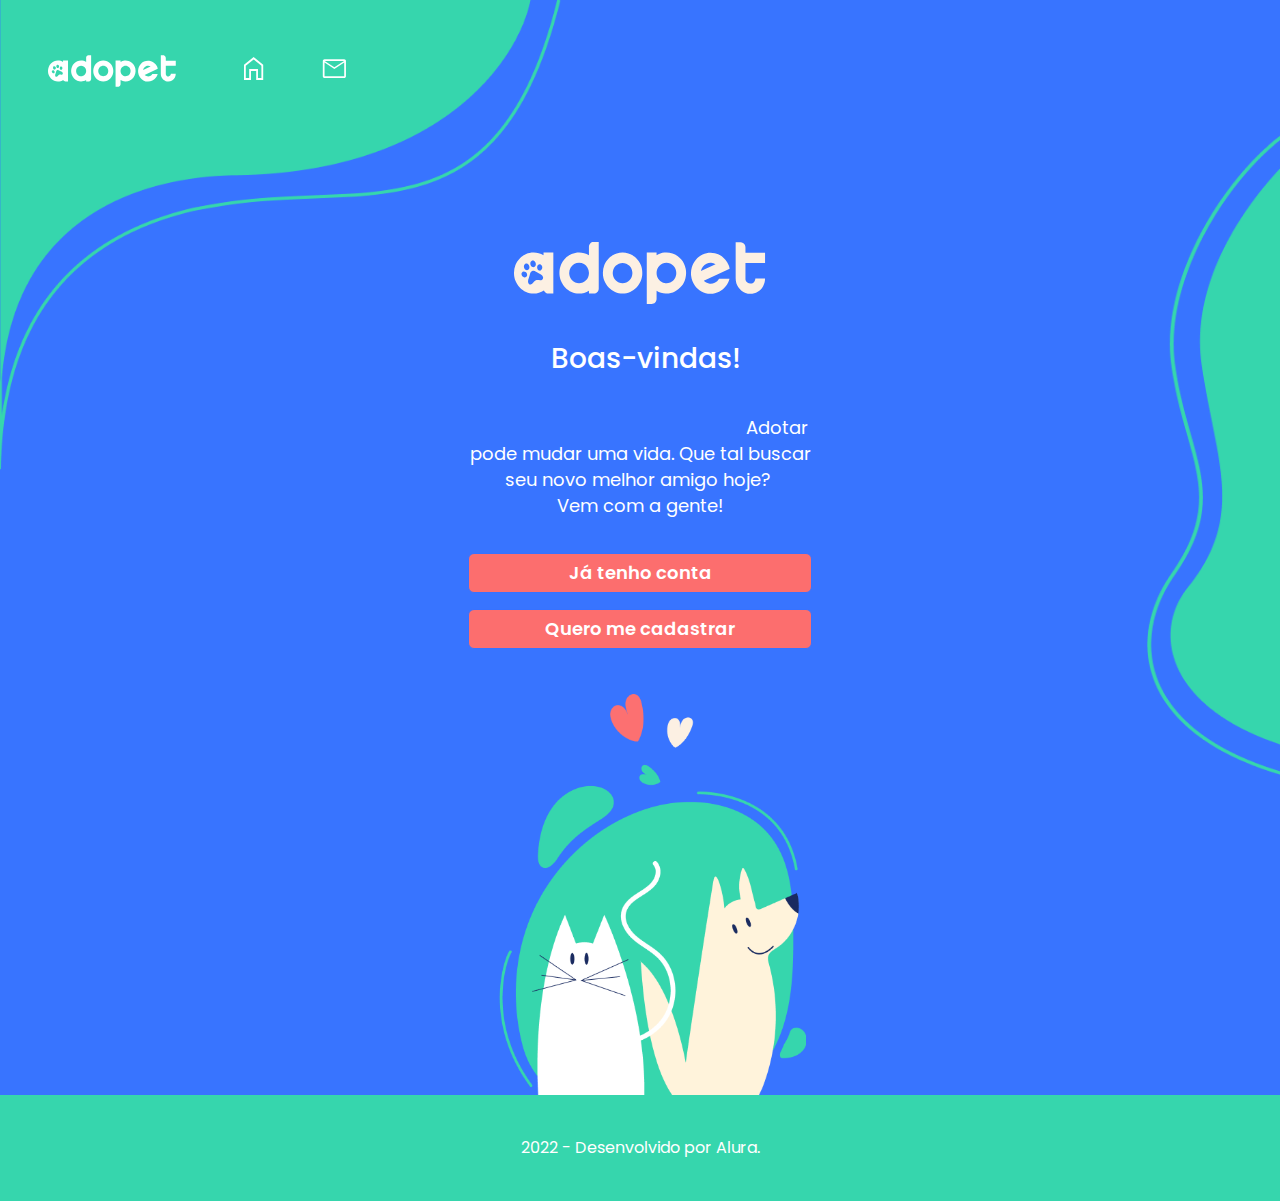
<file: index.html>
<!DOCTYPE html>
<html lang="pt_BR">
<head>
    <meta charset="UTF-8">
    <meta name="viewport" content="width=device-width, initial-scale=1.0">
    <title>Adopet</title>
    <link rel="stylesheet" href="./css/style.css">
    <link rel="preconnect" href="https://fonts.googleapis.com">
    <link rel="preconnect" href="https://fonts.gstatic.com" crossorigin>
    <link href="https://fonts.googleapis.com/css2?family=IBM+Plex+Sans:wght@500&display=swap" rel="stylesheet">
    <link rel="preconnect" href="https://fonts.googleapis.com">
    <link rel="preconnect" href="https://fonts.gstatic.com" crossorigin>
    <link href="https://fonts.googleapis.com/css2?family=Poppins&display=swap" rel="stylesheet">
</head>
<body>
    <nav id="navigation">
        <header>
            <div class="menu-itens">
                <svg class ="logo" width="598" height="142" viewBox="0 0 187 46" fill="none" xmlns="http://www.w3.org/2000/svg">
                    <path d="M59.0084 0H63.0041V34.4637C63.0088 34.9679 62.9163 35.4679 62.732 35.9339C62.5477 36.3999 62.2754 36.8222 61.9315 37.1757C61.6031 37.5424 61.2053 37.8337 60.7635 38.031C60.3216 38.2284 59.8453 38.3275 59.3648 38.3221H55.7221V36.1296C53.5086 37.5263 50.9742 38.2692 48.3888 38.2791C46.4659 38.3086 44.5578 37.9258 42.7819 37.1543C41.0061 36.3829 39.4004 35.2392 38.0638 33.7938C36.7021 32.3756 35.622 30.69 34.8857 28.8338C34.1494 26.9777 33.7714 24.9876 33.7734 22.9782C33.7743 20.973 34.1531 18.9875 34.8882 17.1354C35.6233 15.2832 36.7002 13.6007 38.0574 12.1837C39.4147 10.7668 41.0257 9.64333 42.7983 8.87748C44.571 8.11163 46.4707 7.71842 48.3888 7.7203C50.9666 7.72506 53.4971 8.44453 55.7221 9.80532V3.43921C55.7221 2.52769 56.0682 1.65346 56.6844 1.00859C57.3006 0.363712 58.1365 0.000949493 59.0084 0V0ZM55.7221 23.2075V22.7382C55.6978 21.4194 55.3357 20.1315 54.6735 19.0088C54.024 17.8952 53.115 16.972 52.0314 16.3255C50.9144 15.6707 49.6543 15.3289 48.3736 15.3333C47.0929 15.3377 45.835 15.6881 44.7221 16.3506C43.6152 17.0223 42.6951 17.9842 42.0526 19.1413C41.2374 20.5997 40.9078 22.2996 41.1156 23.9747C41.3233 25.6499 42.0566 27.2057 43.2006 28.3985C44.5572 29.8362 46.4045 30.6518 48.3362 30.6659C50.2679 30.68 52.1258 29.8915 53.5015 28.4738C54.1852 27.7921 54.7333 26.976 55.1144 26.0722C55.4954 25.1685 55.702 24.1949 55.7221 23.2075V23.2075Z" fill="#FCF0E3"/>
                    <path d="M70.3743 12.2059C73.1191 9.3386 76.8391 7.7256 80.7193 7.72023C84.5995 7.71486 88.3236 9.31755 91.0756 12.1772C92.4641 13.5719 93.5636 15.25 94.3058 17.1075C95.0479 18.9649 95.417 20.9621 95.39 22.9749C95.4194 24.9889 95.054 26.988 94.3161 28.8487C93.5782 30.7095 92.4835 32.3925 91.0996 33.794C89.7407 35.2158 88.1272 36.3436 86.3511 37.1131C84.5751 37.8826 82.6715 38.2786 80.749 38.2786C78.8265 38.2786 76.9228 37.8826 75.1468 37.1131C73.3708 36.3436 71.7572 35.2158 70.3983 33.794C69.0137 32.393 67.9187 30.7101 67.1807 28.8492C66.4428 26.9884 66.0777 24.9891 66.1079 22.9749C66.0718 20.9695 66.432 18.978 67.1662 17.1249C67.9003 15.2718 68.9925 13.5972 70.3743 12.2059V12.2059ZM75.5591 28.4239C76.236 29.1365 77.0414 29.7016 77.9288 30.0864C78.8161 30.4713 79.7676 30.6682 80.7283 30.6659C81.6889 30.6636 82.6396 30.462 83.5252 30.0728C84.4108 29.6837 85.2137 29.1147 85.8875 28.3988C86.5778 27.6937 87.1239 26.8494 87.4926 25.917C87.8614 24.9847 88.0451 23.9837 88.0326 22.9749C87.9913 20.9773 87.2032 19.0762 85.8372 17.6788C84.4713 16.2814 82.6361 15.4988 80.725 15.4988C78.8138 15.4988 76.9787 16.2814 75.6127 17.6788C74.2468 19.0762 73.4587 20.9773 73.4173 22.9749C73.4071 23.9881 73.5927 24.993 73.9631 25.9293C74.3335 26.8657 74.881 27.7142 75.5728 28.4239H75.5591Z" fill="#FCF0E3"/>
                    <path d="M127.653 19.8721C128.121 22.1743 128.061 24.5595 127.478 26.8329C126.949 29.0016 125.97 31.022 124.61 32.7512C123.25 34.4456 121.558 35.8151 119.648 36.7672C117.505 37.8574 115.136 38.3711 112.755 38.2617C110.373 38.1522 108.056 37.423 106.013 36.1403V42.1374C106.018 42.6417 105.926 43.142 105.742 43.6081C105.558 44.0741 105.285 44.4964 104.94 44.8493C104.605 45.221 104.198 45.5152 103.747 45.7133C103.297 45.9113 102.811 46.0087 102.322 45.9993H98.7207V7.6665H106.013V9.81601C107.767 8.6953 109.736 7.99289 111.78 7.75882C113.823 7.52475 115.891 7.76478 117.835 8.46182C120.305 9.27783 122.519 10.7725 124.247 12.7895C125.99 14.7736 127.169 17.2262 127.653 19.8721V19.8721ZM108.148 28.4235C109.177 29.4914 110.486 30.2168 111.91 30.5084C113.333 30.7999 114.807 30.6446 116.146 30.0619C117.485 29.4792 118.629 28.4953 119.434 27.2341C120.239 25.9729 120.669 24.4908 120.669 22.9746C120.669 20.9413 119.897 18.9912 118.521 17.5535C117.146 16.1157 115.281 15.308 113.336 15.308C111.391 15.308 109.526 16.1157 108.151 17.5535C106.775 18.9912 106.003 20.9413 106.003 22.9746C105.991 23.987 106.175 24.9914 106.544 25.9277C106.912 26.8641 107.458 27.7129 108.148 28.4235V28.4235Z" fill="#FCF0E3"/>
                    <path d="M179.433 27.0158H186.667C186.683 29.0363 186.184 31.0247 185.221 32.7765C184.275 34.5128 182.895 35.9469 181.228 36.925C179.56 37.9242 177.668 38.4457 175.746 38.4368C174.506 38.4417 173.275 38.2298 172.103 37.8099C169.967 37.0243 168.118 35.5629 166.812 33.6286C165.507 31.6943 164.809 29.3831 164.817 27.0158V0.147018H168.409C169.058 0.143695 169.697 0.324449 170.256 0.670064C170.813 1.01112 171.276 1.4959 171.603 2.07799C171.932 2.66411 172.104 3.33262 172.099 4.01254V7.92822H186.667V15.4766H172.099V27.7968C172.284 28.737 172.795 29.5723 173.535 30.1405C174.275 30.7087 175.19 30.9695 176.104 30.8722C177.017 30.775 177.863 30.3266 178.478 29.6141C179.094 28.9015 179.434 27.9756 179.433 27.0158Z" fill="#FCF0E3"/>
                    <path d="M21.9506 7.6665V9.81601C19.7257 8.45474 17.1951 7.73524 14.6172 7.73099C12.6975 7.69937 10.7918 8.07732 9.01653 8.84174C7.24128 9.60615 5.63377 10.741 4.29224 12.1769C2.90694 13.5728 1.81116 15.2517 1.07307 17.1093C0.334985 18.9669 -0.0296385 20.9634 0.00188251 22.9746C-0.0283849 24.9888 0.336726 26.9881 1.07466 28.8489C1.81259 30.7098 2.90767 32.3927 4.29224 33.7937C5.62858 35.2395 7.23428 36.3834 9.01015 37.1549C10.786 37.9263 12.6943 38.3089 14.6172 38.279C17.3163 38.278 19.9608 37.4835 22.2487 35.9862C22.5515 36.6476 23.0161 37.2136 23.5954 37.627C24.18 38.0568 24.8786 38.2848 25.5932 38.279H29.2531V7.6665H21.9506ZM17.2353 18.4391C17.4135 17.1458 18.4004 16.2896 19.4387 16.5619C20.477 16.8341 21.1727 18.0665 20.9945 19.3562C20.8163 20.6459 19.8294 21.5057 18.791 21.2335C17.7527 20.9612 17.0571 19.7288 17.2353 18.4391ZM13.0169 14.0792C13.949 13.42 15.2237 13.8571 15.8646 15.0536C16.5054 16.2502 16.2723 17.762 15.3403 18.4212C14.4082 19.0804 13.1368 18.6469 12.496 17.4467C11.8552 16.2466 12.0882 14.7599 13.0169 14.0792ZM8.2502 16.2287C9.18229 15.5695 10.4571 16.003 11.0979 17.2031C11.7387 18.4033 11.5057 19.9115 10.5736 20.5707C9.64148 21.2299 8.37013 20.7964 7.72932 19.5963C7.08851 18.3961 7.32153 16.9094 8.2502 16.243V16.2287ZM9.52839 25.425C8.99724 26.3923 7.73618 26.5714 6.71156 25.8262C5.68695 25.0811 5.28944 23.6767 5.82059 22.7274C6.35175 21.778 7.61281 21.581 8.63742 22.3261C9.66204 23.0713 10.063 24.472 9.52839 25.4393V25.425ZM20.9671 27.9327C19.6786 28.9645 17.787 27.7751 16.2244 28.4701C14.6412 29.1042 14.0655 31.3361 12.4549 31.526C10.8443 31.7159 9.61064 29.8852 11.0842 26.5535C12.0437 24.3108 11.7764 22.3906 13.548 21.5881C15.354 20.8716 16.4403 22.4587 18.6642 23.3794C21.93 24.7049 22.2555 26.9189 20.9671 27.9471V27.9327Z" fill="#FCF0E3"/>
                    <path d="M152.447 27.2449C151.703 28.5761 150.577 29.6289 149.229 30.2542C147.885 30.9 146.383 31.094 144.929 30.8095C143.509 30.5517 142.191 29.8684 141.135 28.8427L160.349 19.847L160.123 18.8081C160.098 18.615 160.053 18.4253 159.989 18.242C159.874 17.805 159.727 17.3775 159.551 16.9631C158.959 15.5523 158.149 14.2534 157.152 13.119C155.144 10.6457 152.404 8.94266 149.366 8.27908C146.306 7.54783 143.1 7.89418 140.248 9.26427C138.343 10.1466 136.642 11.4454 135.258 13.0732C133.874 14.7009 132.84 16.6198 132.225 18.7006C131.629 20.7515 131.447 22.9097 131.691 25.0381C131.98 27.5662 132.881 29.9754 134.309 32.0383C135.619 33.9904 137.351 35.5926 139.364 36.715C141.376 37.8375 143.614 38.4488 145.894 38.4994C148.175 38.55 150.435 38.0384 152.491 37.0062C154.548 35.974 156.343 34.45 157.731 32.5577C158.884 30.9717 159.732 29.1676 160.229 27.2449H152.447ZM140.412 18.3423C141.134 17.3735 142.077 16.6087 143.154 16.1176C144.226 15.6053 145.403 15.3764 146.58 15.4513C147.738 15.5265 148.864 15.8717 149.877 16.4615L138.952 21.5666C139.204 20.392 139.703 19.2907 140.412 18.3423V18.3423Z" fill="#FCF0E3"/>
                </svg>
                
                <a href="./index.html">
                    <svg width="20" height="23" viewBox="0 0 20 23" fill="none" xmlns="http://www.w3.org/2000/svg">
                            <path d="M0 23V7.66667L9.66 0L19.2 7.66667V23H12.18V13.8958H6.99V23H0ZM1.8 21.0833H5.19V11.9792H13.98V21.0833H17.4V8.625L9.66 2.39583L1.8 8.625V21.0833Z" fill="white"/>
                    </svg>   
                </a>
    
                <a href="./mensagem.html">
                        <svg width="24" height="20" viewBox="0 0 24 20" fill="none" xmlns="http://www.w3.org/2000/svg">
                        <path d="M2.54206 19.0073C2.07928 19.0073 1.67435 18.8304 1.32727 18.4767C0.980182 18.1231 0.806641 17.7104 0.806641 17.2388V1.91247C0.806641 1.44089 0.980182 1.02826 1.32727 0.674571C1.67435 0.320886 2.07928 0.144043 2.54206 0.144043H22.2101C22.6729 0.144043 23.0778 0.320886 23.4249 0.674571C23.772 1.02826 23.9455 1.44089 23.9455 1.91247V17.2388C23.9455 17.7104 23.772 18.1231 23.4249 18.4767C23.0778 18.8304 22.6729 19.0073 22.2101 19.0073H2.54206ZM12.3761 10.1062L2.54206 3.53353V17.2388H22.2101V3.53353L12.3761 10.1062ZM12.3761 8.33776L22.0944 1.91247H2.68668L12.3761 8.33776ZM2.54206 3.53353V1.91247V3.53353V17.2388V3.53353Z" fill="white"/>
                        </svg>
                </a>
            </div>
        </header>
    </nav>

    <section id="home">
        <div class="container">
            <header>
                <svg width="598" height="142" viewBox="0 0 187 46" fill="none" xmlns="http://www.w3.org/2000/svg">
                    <path d="M59.0084 0H63.0041V34.4637C63.0088 34.9679 62.9163 35.4679 62.732 35.9339C62.5477 36.3999 62.2754 36.8222 61.9315 37.1757C61.6031 37.5424 61.2053 37.8337 60.7635 38.031C60.3216 38.2284 59.8453 38.3275 59.3648 38.3221H55.7221V36.1296C53.5086 37.5263 50.9742 38.2692 48.3888 38.2791C46.4659 38.3086 44.5578 37.9258 42.7819 37.1543C41.0061 36.3829 39.4004 35.2392 38.0638 33.7938C36.7021 32.3756 35.622 30.69 34.8857 28.8338C34.1494 26.9777 33.7714 24.9876 33.7734 22.9782C33.7743 20.973 34.1531 18.9875 34.8882 17.1354C35.6233 15.2832 36.7002 13.6007 38.0574 12.1837C39.4147 10.7668 41.0257 9.64333 42.7983 8.87748C44.571 8.11163 46.4707 7.71842 48.3888 7.7203C50.9666 7.72506 53.4971 8.44453 55.7221 9.80532V3.43921C55.7221 2.52769 56.0682 1.65346 56.6844 1.00859C57.3006 0.363712 58.1365 0.000949493 59.0084 0V0ZM55.7221 23.2075V22.7382C55.6978 21.4194 55.3357 20.1315 54.6735 19.0088C54.024 17.8952 53.115 16.972 52.0314 16.3255C50.9144 15.6707 49.6543 15.3289 48.3736 15.3333C47.0929 15.3377 45.835 15.6881 44.7221 16.3506C43.6152 17.0223 42.6951 17.9842 42.0526 19.1413C41.2374 20.5997 40.9078 22.2996 41.1156 23.9747C41.3233 25.6499 42.0566 27.2057 43.2006 28.3985C44.5572 29.8362 46.4045 30.6518 48.3362 30.6659C50.2679 30.68 52.1258 29.8915 53.5015 28.4738C54.1852 27.7921 54.7333 26.976 55.1144 26.0722C55.4954 25.1685 55.702 24.1949 55.7221 23.2075V23.2075Z" fill="#FCF0E3"/>
                    <path d="M70.3743 12.2059C73.1191 9.3386 76.8391 7.7256 80.7193 7.72023C84.5995 7.71486 88.3236 9.31755 91.0756 12.1772C92.4641 13.5719 93.5636 15.25 94.3058 17.1075C95.0479 18.9649 95.417 20.9621 95.39 22.9749C95.4194 24.9889 95.054 26.988 94.3161 28.8487C93.5782 30.7095 92.4835 32.3925 91.0996 33.794C89.7407 35.2158 88.1272 36.3436 86.3511 37.1131C84.5751 37.8826 82.6715 38.2786 80.749 38.2786C78.8265 38.2786 76.9228 37.8826 75.1468 37.1131C73.3708 36.3436 71.7572 35.2158 70.3983 33.794C69.0137 32.393 67.9187 30.7101 67.1807 28.8492C66.4428 26.9884 66.0777 24.9891 66.1079 22.9749C66.0718 20.9695 66.432 18.978 67.1662 17.1249C67.9003 15.2718 68.9925 13.5972 70.3743 12.2059V12.2059ZM75.5591 28.4239C76.236 29.1365 77.0414 29.7016 77.9288 30.0864C78.8161 30.4713 79.7676 30.6682 80.7283 30.6659C81.6889 30.6636 82.6396 30.462 83.5252 30.0728C84.4108 29.6837 85.2137 29.1147 85.8875 28.3988C86.5778 27.6937 87.1239 26.8494 87.4926 25.917C87.8614 24.9847 88.0451 23.9837 88.0326 22.9749C87.9913 20.9773 87.2032 19.0762 85.8372 17.6788C84.4713 16.2814 82.6361 15.4988 80.725 15.4988C78.8138 15.4988 76.9787 16.2814 75.6127 17.6788C74.2468 19.0762 73.4587 20.9773 73.4173 22.9749C73.4071 23.9881 73.5927 24.993 73.9631 25.9293C74.3335 26.8657 74.881 27.7142 75.5728 28.4239H75.5591Z" fill="#FCF0E3"/>
                    <path d="M127.653 19.8721C128.121 22.1743 128.061 24.5595 127.478 26.8329C126.949 29.0016 125.97 31.022 124.61 32.7512C123.25 34.4456 121.558 35.8151 119.648 36.7672C117.505 37.8574 115.136 38.3711 112.755 38.2617C110.373 38.1522 108.056 37.423 106.013 36.1403V42.1374C106.018 42.6417 105.926 43.142 105.742 43.6081C105.558 44.0741 105.285 44.4964 104.94 44.8493C104.605 45.221 104.198 45.5152 103.747 45.7133C103.297 45.9113 102.811 46.0087 102.322 45.9993H98.7207V7.6665H106.013V9.81601C107.767 8.6953 109.736 7.99289 111.78 7.75882C113.823 7.52475 115.891 7.76478 117.835 8.46182C120.305 9.27783 122.519 10.7725 124.247 12.7895C125.99 14.7736 127.169 17.2262 127.653 19.8721V19.8721ZM108.148 28.4235C109.177 29.4914 110.486 30.2168 111.91 30.5084C113.333 30.7999 114.807 30.6446 116.146 30.0619C117.485 29.4792 118.629 28.4953 119.434 27.2341C120.239 25.9729 120.669 24.4908 120.669 22.9746C120.669 20.9413 119.897 18.9912 118.521 17.5535C117.146 16.1157 115.281 15.308 113.336 15.308C111.391 15.308 109.526 16.1157 108.151 17.5535C106.775 18.9912 106.003 20.9413 106.003 22.9746C105.991 23.987 106.175 24.9914 106.544 25.9277C106.912 26.8641 107.458 27.7129 108.148 28.4235V28.4235Z" fill="#FCF0E3"/>
                    <path d="M179.433 27.0158H186.667C186.683 29.0363 186.184 31.0247 185.221 32.7765C184.275 34.5128 182.895 35.9469 181.228 36.925C179.56 37.9242 177.668 38.4457 175.746 38.4368C174.506 38.4417 173.275 38.2298 172.103 37.8099C169.967 37.0243 168.118 35.5629 166.812 33.6286C165.507 31.6943 164.809 29.3831 164.817 27.0158V0.147018H168.409C169.058 0.143695 169.697 0.324449 170.256 0.670064C170.813 1.01112 171.276 1.4959 171.603 2.07799C171.932 2.66411 172.104 3.33262 172.099 4.01254V7.92822H186.667V15.4766H172.099V27.7968C172.284 28.737 172.795 29.5723 173.535 30.1405C174.275 30.7087 175.19 30.9695 176.104 30.8722C177.017 30.775 177.863 30.3266 178.478 29.6141C179.094 28.9015 179.434 27.9756 179.433 27.0158Z" fill="#FCF0E3"/>
                    <path d="M21.9506 7.6665V9.81601C19.7257 8.45474 17.1951 7.73524 14.6172 7.73099C12.6975 7.69937 10.7918 8.07732 9.01653 8.84174C7.24128 9.60615 5.63377 10.741 4.29224 12.1769C2.90694 13.5728 1.81116 15.2517 1.07307 17.1093C0.334985 18.9669 -0.0296385 20.9634 0.00188251 22.9746C-0.0283849 24.9888 0.336726 26.9881 1.07466 28.8489C1.81259 30.7098 2.90767 32.3927 4.29224 33.7937C5.62858 35.2395 7.23428 36.3834 9.01015 37.1549C10.786 37.9263 12.6943 38.3089 14.6172 38.279C17.3163 38.278 19.9608 37.4835 22.2487 35.9862C22.5515 36.6476 23.0161 37.2136 23.5954 37.627C24.18 38.0568 24.8786 38.2848 25.5932 38.279H29.2531V7.6665H21.9506ZM17.2353 18.4391C17.4135 17.1458 18.4004 16.2896 19.4387 16.5619C20.477 16.8341 21.1727 18.0665 20.9945 19.3562C20.8163 20.6459 19.8294 21.5057 18.791 21.2335C17.7527 20.9612 17.0571 19.7288 17.2353 18.4391ZM13.0169 14.0792C13.949 13.42 15.2237 13.8571 15.8646 15.0536C16.5054 16.2502 16.2723 17.762 15.3403 18.4212C14.4082 19.0804 13.1368 18.6469 12.496 17.4467C11.8552 16.2466 12.0882 14.7599 13.0169 14.0792ZM8.2502 16.2287C9.18229 15.5695 10.4571 16.003 11.0979 17.2031C11.7387 18.4033 11.5057 19.9115 10.5736 20.5707C9.64148 21.2299 8.37013 20.7964 7.72932 19.5963C7.08851 18.3961 7.32153 16.9094 8.2502 16.243V16.2287ZM9.52839 25.425C8.99724 26.3923 7.73618 26.5714 6.71156 25.8262C5.68695 25.0811 5.28944 23.6767 5.82059 22.7274C6.35175 21.778 7.61281 21.581 8.63742 22.3261C9.66204 23.0713 10.063 24.472 9.52839 25.4393V25.425ZM20.9671 27.9327C19.6786 28.9645 17.787 27.7751 16.2244 28.4701C14.6412 29.1042 14.0655 31.3361 12.4549 31.526C10.8443 31.7159 9.61064 29.8852 11.0842 26.5535C12.0437 24.3108 11.7764 22.3906 13.548 21.5881C15.354 20.8716 16.4403 22.4587 18.6642 23.3794C21.93 24.7049 22.2555 26.9189 20.9671 27.9471V27.9327Z" fill="#FCF0E3"/>
                    <path d="M152.447 27.2449C151.703 28.5761 150.577 29.6289 149.229 30.2542C147.885 30.9 146.383 31.094 144.929 30.8095C143.509 30.5517 142.191 29.8684 141.135 28.8427L160.349 19.847L160.123 18.8081C160.098 18.615 160.053 18.4253 159.989 18.242C159.874 17.805 159.727 17.3775 159.551 16.9631C158.959 15.5523 158.149 14.2534 157.152 13.119C155.144 10.6457 152.404 8.94266 149.366 8.27908C146.306 7.54783 143.1 7.89418 140.248 9.26427C138.343 10.1466 136.642 11.4454 135.258 13.0732C133.874 14.7009 132.84 16.6198 132.225 18.7006C131.629 20.7515 131.447 22.9097 131.691 25.0381C131.98 27.5662 132.881 29.9754 134.309 32.0383C135.619 33.9904 137.351 35.5926 139.364 36.715C141.376 37.8375 143.614 38.4488 145.894 38.4994C148.175 38.55 150.435 38.0384 152.491 37.0062C154.548 35.974 156.343 34.45 157.731 32.5577C158.884 30.9717 159.732 29.1676 160.229 27.2449H152.447ZM140.412 18.3423C141.134 17.3735 142.077 16.6087 143.154 16.1176C144.226 15.6053 145.403 15.3764 146.58 15.4513C147.738 15.5265 148.864 15.8717 149.877 16.4615L138.952 21.5666C139.204 20.392 139.703 19.2907 140.412 18.3423V18.3423Z" fill="#FCF0E3"/>
                </svg>
                <h1>
                    Boas-vindas!
                </h1>
            </header>
            <div class="content">
                <p>
                    Que tal mudar sua vida adotando seu novo melhor amigo? Vem com a gente!
                </p>
                <a href="./login.html" class="button">
                    Já tenho conta
                </a>
    
                <a href="./cadastro.html" class="button">
                    Quero me cadastrar
                </a>

                <img src="./assets/Ilustração1.png" alt="">
            </div>
        </div>
    </section>

    <footer>
        <div class="container">
            <div class="content">
                <p>2022 - Desenvolvido por Alura.</p>
            </div>
        </div>
    </footer>
</body>
</html>
</file>
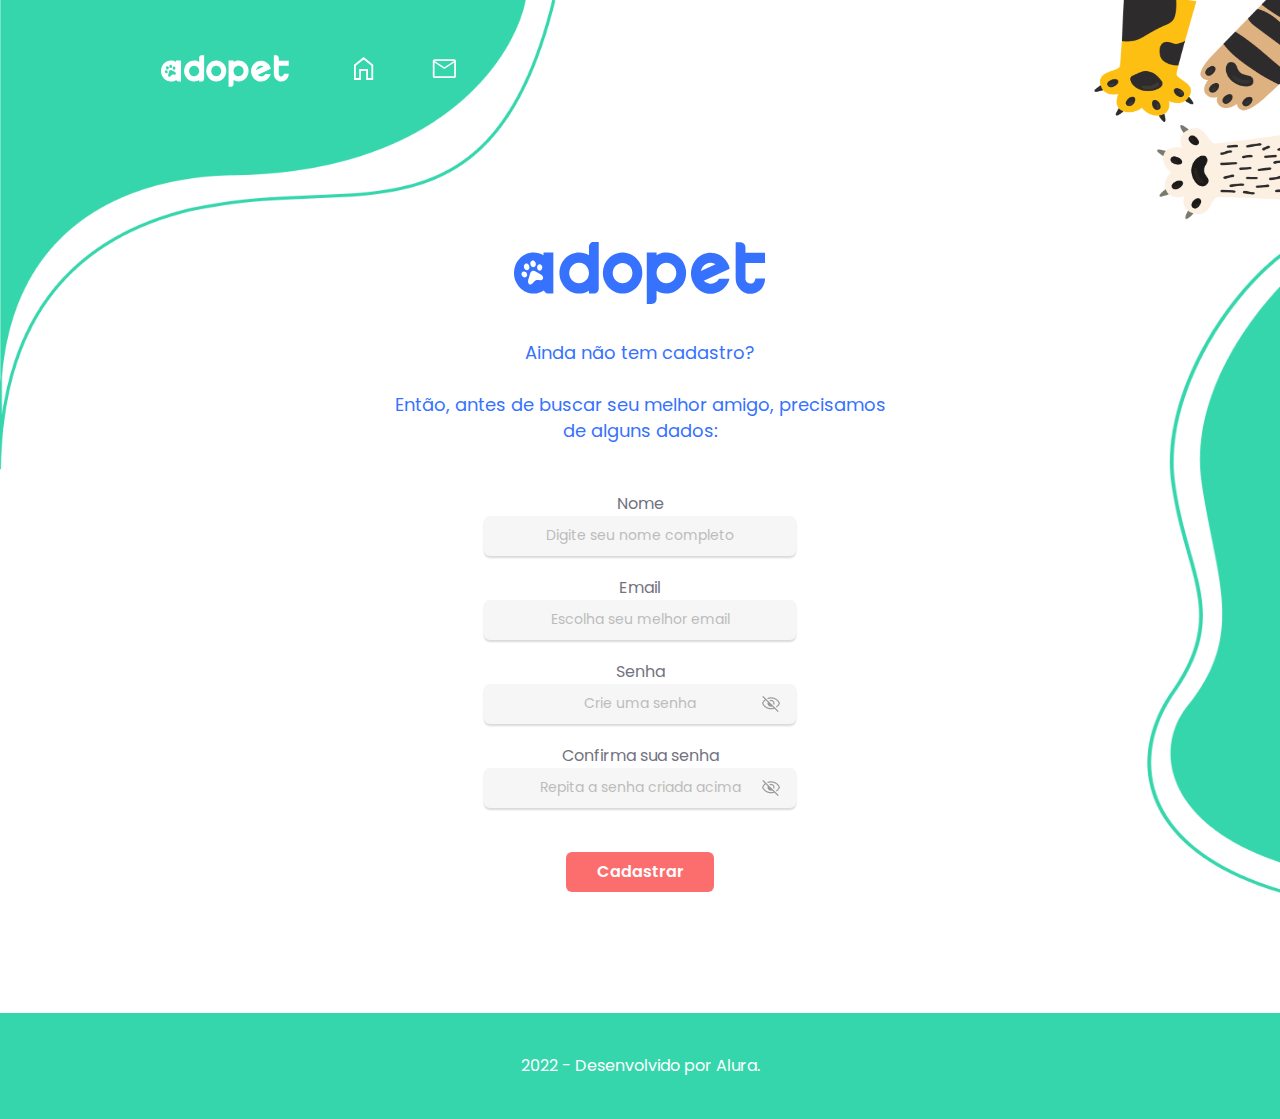
<file: cadastro.html>
<!DOCTYPE html>
<html lang="pt_BR">
<head>
    <meta charset="UTF-8">
    <meta name="viewport" content="width=device-width, initial-scale=1.0">
    <title>Adopet</title>
    <link rel="stylesheet" href="./css/cadastro.css">
    <link rel="preconnect" href="https://fonts.googleapis.com">
    <link rel="preconnect" href="https://fonts.gstatic.com" crossorigin>
    <link href="https://fonts.googleapis.com/css2?family=IBM+Plex+Sans:wght@500&display=swap" rel="stylesheet">
    <link rel="preconnect" href="https://fonts.googleapis.com">
    <link rel="preconnect" href="https://fonts.gstatic.com" crossorigin>
    <link href="https://fonts.googleapis.com/css2?family=Poppins&display=swap" rel="stylesheet">
</head>
<body>
    <nav id="navigation">
        <header>
            <div class="menu-itens">
                <svg class ="logo" width="598" height="142" viewBox="0 0 187 46" fill="none" xmlns="http://www.w3.org/2000/svg">
                    <path d="M59.0084 0H63.0041V34.4637C63.0088 34.9679 62.9163 35.4679 62.732 35.9339C62.5477 36.3999 62.2754 36.8222 61.9315 37.1757C61.6031 37.5424 61.2053 37.8337 60.7635 38.031C60.3216 38.2284 59.8453 38.3275 59.3648 38.3221H55.7221V36.1296C53.5086 37.5263 50.9742 38.2692 48.3888 38.2791C46.4659 38.3086 44.5578 37.9258 42.7819 37.1543C41.0061 36.3829 39.4004 35.2392 38.0638 33.7938C36.7021 32.3756 35.622 30.69 34.8857 28.8338C34.1494 26.9777 33.7714 24.9876 33.7734 22.9782C33.7743 20.973 34.1531 18.9875 34.8882 17.1354C35.6233 15.2832 36.7002 13.6007 38.0574 12.1837C39.4147 10.7668 41.0257 9.64333 42.7983 8.87748C44.571 8.11163 46.4707 7.71842 48.3888 7.7203C50.9666 7.72506 53.4971 8.44453 55.7221 9.80532V3.43921C55.7221 2.52769 56.0682 1.65346 56.6844 1.00859C57.3006 0.363712 58.1365 0.000949493 59.0084 0V0ZM55.7221 23.2075V22.7382C55.6978 21.4194 55.3357 20.1315 54.6735 19.0088C54.024 17.8952 53.115 16.972 52.0314 16.3255C50.9144 15.6707 49.6543 15.3289 48.3736 15.3333C47.0929 15.3377 45.835 15.6881 44.7221 16.3506C43.6152 17.0223 42.6951 17.9842 42.0526 19.1413C41.2374 20.5997 40.9078 22.2996 41.1156 23.9747C41.3233 25.6499 42.0566 27.2057 43.2006 28.3985C44.5572 29.8362 46.4045 30.6518 48.3362 30.6659C50.2679 30.68 52.1258 29.8915 53.5015 28.4738C54.1852 27.7921 54.7333 26.976 55.1144 26.0722C55.4954 25.1685 55.702 24.1949 55.7221 23.2075V23.2075Z" fill="#FCF0E3"/>
                    <path d="M70.3743 12.2059C73.1191 9.3386 76.8391 7.7256 80.7193 7.72023C84.5995 7.71486 88.3236 9.31755 91.0756 12.1772C92.4641 13.5719 93.5636 15.25 94.3058 17.1075C95.0479 18.9649 95.417 20.9621 95.39 22.9749C95.4194 24.9889 95.054 26.988 94.3161 28.8487C93.5782 30.7095 92.4835 32.3925 91.0996 33.794C89.7407 35.2158 88.1272 36.3436 86.3511 37.1131C84.5751 37.8826 82.6715 38.2786 80.749 38.2786C78.8265 38.2786 76.9228 37.8826 75.1468 37.1131C73.3708 36.3436 71.7572 35.2158 70.3983 33.794C69.0137 32.393 67.9187 30.7101 67.1807 28.8492C66.4428 26.9884 66.0777 24.9891 66.1079 22.9749C66.0718 20.9695 66.432 18.978 67.1662 17.1249C67.9003 15.2718 68.9925 13.5972 70.3743 12.2059V12.2059ZM75.5591 28.4239C76.236 29.1365 77.0414 29.7016 77.9288 30.0864C78.8161 30.4713 79.7676 30.6682 80.7283 30.6659C81.6889 30.6636 82.6396 30.462 83.5252 30.0728C84.4108 29.6837 85.2137 29.1147 85.8875 28.3988C86.5778 27.6937 87.1239 26.8494 87.4926 25.917C87.8614 24.9847 88.0451 23.9837 88.0326 22.9749C87.9913 20.9773 87.2032 19.0762 85.8372 17.6788C84.4713 16.2814 82.6361 15.4988 80.725 15.4988C78.8138 15.4988 76.9787 16.2814 75.6127 17.6788C74.2468 19.0762 73.4587 20.9773 73.4173 22.9749C73.4071 23.9881 73.5927 24.993 73.9631 25.9293C74.3335 26.8657 74.881 27.7142 75.5728 28.4239H75.5591Z" fill="#FCF0E3"/>
                    <path d="M127.653 19.8721C128.121 22.1743 128.061 24.5595 127.478 26.8329C126.949 29.0016 125.97 31.022 124.61 32.7512C123.25 34.4456 121.558 35.8151 119.648 36.7672C117.505 37.8574 115.136 38.3711 112.755 38.2617C110.373 38.1522 108.056 37.423 106.013 36.1403V42.1374C106.018 42.6417 105.926 43.142 105.742 43.6081C105.558 44.0741 105.285 44.4964 104.94 44.8493C104.605 45.221 104.198 45.5152 103.747 45.7133C103.297 45.9113 102.811 46.0087 102.322 45.9993H98.7207V7.6665H106.013V9.81601C107.767 8.6953 109.736 7.99289 111.78 7.75882C113.823 7.52475 115.891 7.76478 117.835 8.46182C120.305 9.27783 122.519 10.7725 124.247 12.7895C125.99 14.7736 127.169 17.2262 127.653 19.8721V19.8721ZM108.148 28.4235C109.177 29.4914 110.486 30.2168 111.91 30.5084C113.333 30.7999 114.807 30.6446 116.146 30.0619C117.485 29.4792 118.629 28.4953 119.434 27.2341C120.239 25.9729 120.669 24.4908 120.669 22.9746C120.669 20.9413 119.897 18.9912 118.521 17.5535C117.146 16.1157 115.281 15.308 113.336 15.308C111.391 15.308 109.526 16.1157 108.151 17.5535C106.775 18.9912 106.003 20.9413 106.003 22.9746C105.991 23.987 106.175 24.9914 106.544 25.9277C106.912 26.8641 107.458 27.7129 108.148 28.4235V28.4235Z" fill="#FCF0E3"/>
                    <path d="M179.433 27.0158H186.667C186.683 29.0363 186.184 31.0247 185.221 32.7765C184.275 34.5128 182.895 35.9469 181.228 36.925C179.56 37.9242 177.668 38.4457 175.746 38.4368C174.506 38.4417 173.275 38.2298 172.103 37.8099C169.967 37.0243 168.118 35.5629 166.812 33.6286C165.507 31.6943 164.809 29.3831 164.817 27.0158V0.147018H168.409C169.058 0.143695 169.697 0.324449 170.256 0.670064C170.813 1.01112 171.276 1.4959 171.603 2.07799C171.932 2.66411 172.104 3.33262 172.099 4.01254V7.92822H186.667V15.4766H172.099V27.7968C172.284 28.737 172.795 29.5723 173.535 30.1405C174.275 30.7087 175.19 30.9695 176.104 30.8722C177.017 30.775 177.863 30.3266 178.478 29.6141C179.094 28.9015 179.434 27.9756 179.433 27.0158Z" fill="#FCF0E3"/>
                    <path d="M21.9506 7.6665V9.81601C19.7257 8.45474 17.1951 7.73524 14.6172 7.73099C12.6975 7.69937 10.7918 8.07732 9.01653 8.84174C7.24128 9.60615 5.63377 10.741 4.29224 12.1769C2.90694 13.5728 1.81116 15.2517 1.07307 17.1093C0.334985 18.9669 -0.0296385 20.9634 0.00188251 22.9746C-0.0283849 24.9888 0.336726 26.9881 1.07466 28.8489C1.81259 30.7098 2.90767 32.3927 4.29224 33.7937C5.62858 35.2395 7.23428 36.3834 9.01015 37.1549C10.786 37.9263 12.6943 38.3089 14.6172 38.279C17.3163 38.278 19.9608 37.4835 22.2487 35.9862C22.5515 36.6476 23.0161 37.2136 23.5954 37.627C24.18 38.0568 24.8786 38.2848 25.5932 38.279H29.2531V7.6665H21.9506ZM17.2353 18.4391C17.4135 17.1458 18.4004 16.2896 19.4387 16.5619C20.477 16.8341 21.1727 18.0665 20.9945 19.3562C20.8163 20.6459 19.8294 21.5057 18.791 21.2335C17.7527 20.9612 17.0571 19.7288 17.2353 18.4391ZM13.0169 14.0792C13.949 13.42 15.2237 13.8571 15.8646 15.0536C16.5054 16.2502 16.2723 17.762 15.3403 18.4212C14.4082 19.0804 13.1368 18.6469 12.496 17.4467C11.8552 16.2466 12.0882 14.7599 13.0169 14.0792ZM8.2502 16.2287C9.18229 15.5695 10.4571 16.003 11.0979 17.2031C11.7387 18.4033 11.5057 19.9115 10.5736 20.5707C9.64148 21.2299 8.37013 20.7964 7.72932 19.5963C7.08851 18.3961 7.32153 16.9094 8.2502 16.243V16.2287ZM9.52839 25.425C8.99724 26.3923 7.73618 26.5714 6.71156 25.8262C5.68695 25.0811 5.28944 23.6767 5.82059 22.7274C6.35175 21.778 7.61281 21.581 8.63742 22.3261C9.66204 23.0713 10.063 24.472 9.52839 25.4393V25.425ZM20.9671 27.9327C19.6786 28.9645 17.787 27.7751 16.2244 28.4701C14.6412 29.1042 14.0655 31.3361 12.4549 31.526C10.8443 31.7159 9.61064 29.8852 11.0842 26.5535C12.0437 24.3108 11.7764 22.3906 13.548 21.5881C15.354 20.8716 16.4403 22.4587 18.6642 23.3794C21.93 24.7049 22.2555 26.9189 20.9671 27.9471V27.9327Z" fill="#FCF0E3"/>
                    <path d="M152.447 27.2449C151.703 28.5761 150.577 29.6289 149.229 30.2542C147.885 30.9 146.383 31.094 144.929 30.8095C143.509 30.5517 142.191 29.8684 141.135 28.8427L160.349 19.847L160.123 18.8081C160.098 18.615 160.053 18.4253 159.989 18.242C159.874 17.805 159.727 17.3775 159.551 16.9631C158.959 15.5523 158.149 14.2534 157.152 13.119C155.144 10.6457 152.404 8.94266 149.366 8.27908C146.306 7.54783 143.1 7.89418 140.248 9.26427C138.343 10.1466 136.642 11.4454 135.258 13.0732C133.874 14.7009 132.84 16.6198 132.225 18.7006C131.629 20.7515 131.447 22.9097 131.691 25.0381C131.98 27.5662 132.881 29.9754 134.309 32.0383C135.619 33.9904 137.351 35.5926 139.364 36.715C141.376 37.8375 143.614 38.4488 145.894 38.4994C148.175 38.55 150.435 38.0384 152.491 37.0062C154.548 35.974 156.343 34.45 157.731 32.5577C158.884 30.9717 159.732 29.1676 160.229 27.2449H152.447ZM140.412 18.3423C141.134 17.3735 142.077 16.6087 143.154 16.1176C144.226 15.6053 145.403 15.3764 146.58 15.4513C147.738 15.5265 148.864 15.8717 149.877 16.4615L138.952 21.5666C139.204 20.392 139.703 19.2907 140.412 18.3423V18.3423Z" fill="#FCF0E3"/>
                </svg>
                
                <a href="./index.html">
                    <svg width="20" height="23" viewBox="0 0 20 23" fill="none" xmlns="http://www.w3.org/2000/svg">
                            <path d="M0 23V7.66667L9.66 0L19.2 7.66667V23H12.18V13.8958H6.99V23H0ZM1.8 21.0833H5.19V11.9792H13.98V21.0833H17.4V8.625L9.66 2.39583L1.8 8.625V21.0833Z" fill="white"/>
                    </svg>   
                </a>
    
                <a href="./mensagem.html">
                        <svg width="24" height="20" viewBox="0 0 24 20" fill="none" xmlns="http://www.w3.org/2000/svg">
                        <path d="M2.54206 19.0073C2.07928 19.0073 1.67435 18.8304 1.32727 18.4767C0.980182 18.1231 0.806641 17.7104 0.806641 17.2388V1.91247C0.806641 1.44089 0.980182 1.02826 1.32727 0.674571C1.67435 0.320886 2.07928 0.144043 2.54206 0.144043H22.2101C22.6729 0.144043 23.0778 0.320886 23.4249 0.674571C23.772 1.02826 23.9455 1.44089 23.9455 1.91247V17.2388C23.9455 17.7104 23.772 18.1231 23.4249 18.4767C23.0778 18.8304 22.6729 19.0073 22.2101 19.0073H2.54206ZM12.3761 10.1062L2.54206 3.53353V17.2388H22.2101V3.53353L12.3761 10.1062ZM12.3761 8.33776L22.0944 1.91247H2.68668L12.3761 8.33776ZM2.54206 3.53353V1.91247V3.53353V17.2388V3.53353Z" fill="white"/>
                        </svg>
                </a>
            </div>
        </header>
    </nav>

    <section id="home">
        <div class="container">
            <header>
                <svg width="142" height="46" viewBox="0 0 187 46" fill="none" xmlns="http://www.w3.org/2000/svg">
                    <path d="M59.0084 0H63.0041V34.4637C63.0088 34.9679 62.9163 35.4679 62.732 35.9339C62.5477 36.3999 62.2754 36.8222 61.9315 37.1757C61.6031 37.5424 61.2053 37.8337 60.7635 38.031C60.3216 38.2284 59.8453 38.3275 59.3648 38.3221H55.7221V36.1296C53.5086 37.5263 50.9742 38.2692 48.3888 38.2791C46.4659 38.3086 44.5578 37.9258 42.7819 37.1543C41.0061 36.3829 39.4004 35.2392 38.0638 33.7938C36.7021 32.3756 35.622 30.69 34.8857 28.8338C34.1494 26.9777 33.7714 24.9876 33.7734 22.9782C33.7743 20.973 34.1531 18.9875 34.8882 17.1354C35.6233 15.2832 36.7002 13.6007 38.0574 12.1837C39.4147 10.7668 41.0257 9.64333 42.7983 8.87748C44.571 8.11163 46.4707 7.71842 48.3888 7.7203C50.9666 7.72506 53.4971 8.44453 55.7221 9.80532V3.43921C55.7221 2.52769 56.0682 1.65346 56.6844 1.00859C57.3006 0.363712 58.1365 0.000949493 59.0084 0V0ZM55.7221 23.2075V22.7382C55.6978 21.4194 55.3357 20.1315 54.6735 19.0088C54.024 17.8952 53.115 16.972 52.0314 16.3255C50.9144 15.6707 49.6543 15.3289 48.3736 15.3333C47.0929 15.3377 45.835 15.6881 44.7221 16.3506C43.6152 17.0223 42.6951 17.9842 42.0526 19.1413C41.2374 20.5997 40.9078 22.2996 41.1156 23.9747C41.3233 25.6499 42.0566 27.2057 43.2006 28.3985C44.5572 29.8362 46.4045 30.6518 48.3362 30.6659C50.2679 30.68 52.1258 29.8915 53.5015 28.4738C54.1852 27.7921 54.7333 26.976 55.1144 26.0722C55.4954 25.1685 55.702 24.1949 55.7221 23.2075V23.2075Z" fill="#FCF0E3"/>
                    <path d="M70.3743 12.2059C73.1191 9.3386 76.8391 7.7256 80.7193 7.72023C84.5995 7.71486 88.3236 9.31755 91.0756 12.1772C92.4641 13.5719 93.5636 15.25 94.3058 17.1075C95.0479 18.9649 95.417 20.9621 95.39 22.9749C95.4194 24.9889 95.054 26.988 94.3161 28.8487C93.5782 30.7095 92.4835 32.3925 91.0996 33.794C89.7407 35.2158 88.1272 36.3436 86.3511 37.1131C84.5751 37.8826 82.6715 38.2786 80.749 38.2786C78.8265 38.2786 76.9228 37.8826 75.1468 37.1131C73.3708 36.3436 71.7572 35.2158 70.3983 33.794C69.0137 32.393 67.9187 30.7101 67.1807 28.8492C66.4428 26.9884 66.0777 24.9891 66.1079 22.9749C66.0718 20.9695 66.432 18.978 67.1662 17.1249C67.9003 15.2718 68.9925 13.5972 70.3743 12.2059V12.2059ZM75.5591 28.4239C76.236 29.1365 77.0414 29.7016 77.9288 30.0864C78.8161 30.4713 79.7676 30.6682 80.7283 30.6659C81.6889 30.6636 82.6396 30.462 83.5252 30.0728C84.4108 29.6837 85.2137 29.1147 85.8875 28.3988C86.5778 27.6937 87.1239 26.8494 87.4926 25.917C87.8614 24.9847 88.0451 23.9837 88.0326 22.9749C87.9913 20.9773 87.2032 19.0762 85.8372 17.6788C84.4713 16.2814 82.6361 15.4988 80.725 15.4988C78.8138 15.4988 76.9787 16.2814 75.6127 17.6788C74.2468 19.0762 73.4587 20.9773 73.4173 22.9749C73.4071 23.9881 73.5927 24.993 73.9631 25.9293C74.3335 26.8657 74.881 27.7142 75.5728 28.4239H75.5591Z" fill="#FCF0E3"/>
                    <path d="M127.653 19.8721C128.121 22.1743 128.061 24.5595 127.478 26.8329C126.949 29.0016 125.97 31.022 124.61 32.7512C123.25 34.4456 121.558 35.8151 119.648 36.7672C117.505 37.8574 115.136 38.3711 112.755 38.2617C110.373 38.1522 108.056 37.423 106.013 36.1403V42.1374C106.018 42.6417 105.926 43.142 105.742 43.6081C105.558 44.0741 105.285 44.4964 104.94 44.8493C104.605 45.221 104.198 45.5152 103.747 45.7133C103.297 45.9113 102.811 46.0087 102.322 45.9993H98.7207V7.6665H106.013V9.81601C107.767 8.6953 109.736 7.99289 111.78 7.75882C113.823 7.52475 115.891 7.76478 117.835 8.46182C120.305 9.27783 122.519 10.7725 124.247 12.7895C125.99 14.7736 127.169 17.2262 127.653 19.8721V19.8721ZM108.148 28.4235C109.177 29.4914 110.486 30.2168 111.91 30.5084C113.333 30.7999 114.807 30.6446 116.146 30.0619C117.485 29.4792 118.629 28.4953 119.434 27.2341C120.239 25.9729 120.669 24.4908 120.669 22.9746C120.669 20.9413 119.897 18.9912 118.521 17.5535C117.146 16.1157 115.281 15.308 113.336 15.308C111.391 15.308 109.526 16.1157 108.151 17.5535C106.775 18.9912 106.003 20.9413 106.003 22.9746C105.991 23.987 106.175 24.9914 106.544 25.9277C106.912 26.8641 107.458 27.7129 108.148 28.4235V28.4235Z" fill="#FCF0E3"/>
                    <path d="M179.433 27.0158H186.667C186.683 29.0363 186.184 31.0247 185.221 32.7765C184.275 34.5128 182.895 35.9469 181.228 36.925C179.56 37.9242 177.668 38.4457 175.746 38.4368C174.506 38.4417 173.275 38.2298 172.103 37.8099C169.967 37.0243 168.118 35.5629 166.812 33.6286C165.507 31.6943 164.809 29.3831 164.817 27.0158V0.147018H168.409C169.058 0.143695 169.697 0.324449 170.256 0.670064C170.813 1.01112 171.276 1.4959 171.603 2.07799C171.932 2.66411 172.104 3.33262 172.099 4.01254V7.92822H186.667V15.4766H172.099V27.7968C172.284 28.737 172.795 29.5723 173.535 30.1405C174.275 30.7087 175.19 30.9695 176.104 30.8722C177.017 30.775 177.863 30.3266 178.478 29.6141C179.094 28.9015 179.434 27.9756 179.433 27.0158Z" fill="#FCF0E3"/>
                    <path d="M21.9506 7.6665V9.81601C19.7257 8.45474 17.1951 7.73524 14.6172 7.73099C12.6975 7.69937 10.7918 8.07732 9.01653 8.84174C7.24128 9.60615 5.63377 10.741 4.29224 12.1769C2.90694 13.5728 1.81116 15.2517 1.07307 17.1093C0.334985 18.9669 -0.0296385 20.9634 0.00188251 22.9746C-0.0283849 24.9888 0.336726 26.9881 1.07466 28.8489C1.81259 30.7098 2.90767 32.3927 4.29224 33.7937C5.62858 35.2395 7.23428 36.3834 9.01015 37.1549C10.786 37.9263 12.6943 38.3089 14.6172 38.279C17.3163 38.278 19.9608 37.4835 22.2487 35.9862C22.5515 36.6476 23.0161 37.2136 23.5954 37.627C24.18 38.0568 24.8786 38.2848 25.5932 38.279H29.2531V7.6665H21.9506ZM17.2353 18.4391C17.4135 17.1458 18.4004 16.2896 19.4387 16.5619C20.477 16.8341 21.1727 18.0665 20.9945 19.3562C20.8163 20.6459 19.8294 21.5057 18.791 21.2335C17.7527 20.9612 17.0571 19.7288 17.2353 18.4391ZM13.0169 14.0792C13.949 13.42 15.2237 13.8571 15.8646 15.0536C16.5054 16.2502 16.2723 17.762 15.3403 18.4212C14.4082 19.0804 13.1368 18.6469 12.496 17.4467C11.8552 16.2466 12.0882 14.7599 13.0169 14.0792ZM8.2502 16.2287C9.18229 15.5695 10.4571 16.003 11.0979 17.2031C11.7387 18.4033 11.5057 19.9115 10.5736 20.5707C9.64148 21.2299 8.37013 20.7964 7.72932 19.5963C7.08851 18.3961 7.32153 16.9094 8.2502 16.243V16.2287ZM9.52839 25.425C8.99724 26.3923 7.73618 26.5714 6.71156 25.8262C5.68695 25.0811 5.28944 23.6767 5.82059 22.7274C6.35175 21.778 7.61281 21.581 8.63742 22.3261C9.66204 23.0713 10.063 24.472 9.52839 25.4393V25.425ZM20.9671 27.9327C19.6786 28.9645 17.787 27.7751 16.2244 28.4701C14.6412 29.1042 14.0655 31.3361 12.4549 31.526C10.8443 31.7159 9.61064 29.8852 11.0842 26.5535C12.0437 24.3108 11.7764 22.3906 13.548 21.5881C15.354 20.8716 16.4403 22.4587 18.6642 23.3794C21.93 24.7049 22.2555 26.9189 20.9671 27.9471V27.9327Z" fill="#FCF0E3"/>
                    <path d="M152.447 27.2449C151.703 28.5761 150.577 29.6289 149.229 30.2542C147.885 30.9 146.383 31.094 144.929 30.8095C143.509 30.5517 142.191 29.8684 141.135 28.8427L160.349 19.847L160.123 18.8081C160.098 18.615 160.053 18.4253 159.989 18.242C159.874 17.805 159.727 17.3775 159.551 16.9631C158.959 15.5523 158.149 14.2534 157.152 13.119C155.144 10.6457 152.404 8.94266 149.366 8.27908C146.306 7.54783 143.1 7.89418 140.248 9.26427C138.343 10.1466 136.642 11.4454 135.258 13.0732C133.874 14.7009 132.84 16.6198 132.225 18.7006C131.629 20.7515 131.447 22.9097 131.691 25.0381C131.98 27.5662 132.881 29.9754 134.309 32.0383C135.619 33.9904 137.351 35.5926 139.364 36.715C141.376 37.8375 143.614 38.4488 145.894 38.4994C148.175 38.55 150.435 38.0384 152.491 37.0062C154.548 35.974 156.343 34.45 157.731 32.5577C158.884 30.9717 159.732 29.1676 160.229 27.2449H152.447ZM140.412 18.3423C141.134 17.3735 142.077 16.6087 143.154 16.1176C144.226 15.6053 145.403 15.3764 146.58 15.4513C147.738 15.5265 148.864 15.8717 149.877 16.4615L138.952 21.5666C139.204 20.392 139.703 19.2907 140.412 18.3423V18.3423Z" fill="#FCF0E3"/>
                </svg>
            </header>
            <div class="content">
                <p>
                    Ainda não tem cadastro? <br><br>
                    Então, antes de buscar seu melhor amigo, precisamos de alguns dados:
                </p>
                <div class="registration">
                    <form action="">

                        <label for="email">Email</label>
                        <input type="email" placeholder="Escolha seu melhor email" required>

                        <label for="nome" class="nome">Nome</label>
                        <input type="nome" class="nome" placeholder="Digite seu nome completo" required>

                        <label for="senha">Senha</label>
                        <input type="password" placeholder="Crie uma senha" class="senha" required pattern="^(?=.*\d)(?=.*[a-z])(?=.*[A-Z])(?=.*[a-zA-Z]).{8,}$" title="A senha deve ter no mínimo 8 caracteres e conter letras maiúsculas, minúsculas, números e símbolos">

                        <label for="senha">Confirma sua senha</label>
                        <input type="password" placeholder="Repita a senha criada acima" class="senha">
                        
                    </form>

                </div>
                <a href="#" class="button cadastro">Cadastrar</a>
            </div>
        </div>
    </section>

    <footer>
        <div class="container">
            <div class="content">
                <p>2022 - Desenvolvido por Alura.</p>
            </div>
        </div>
    </footer>
</body>
</html>
</file>
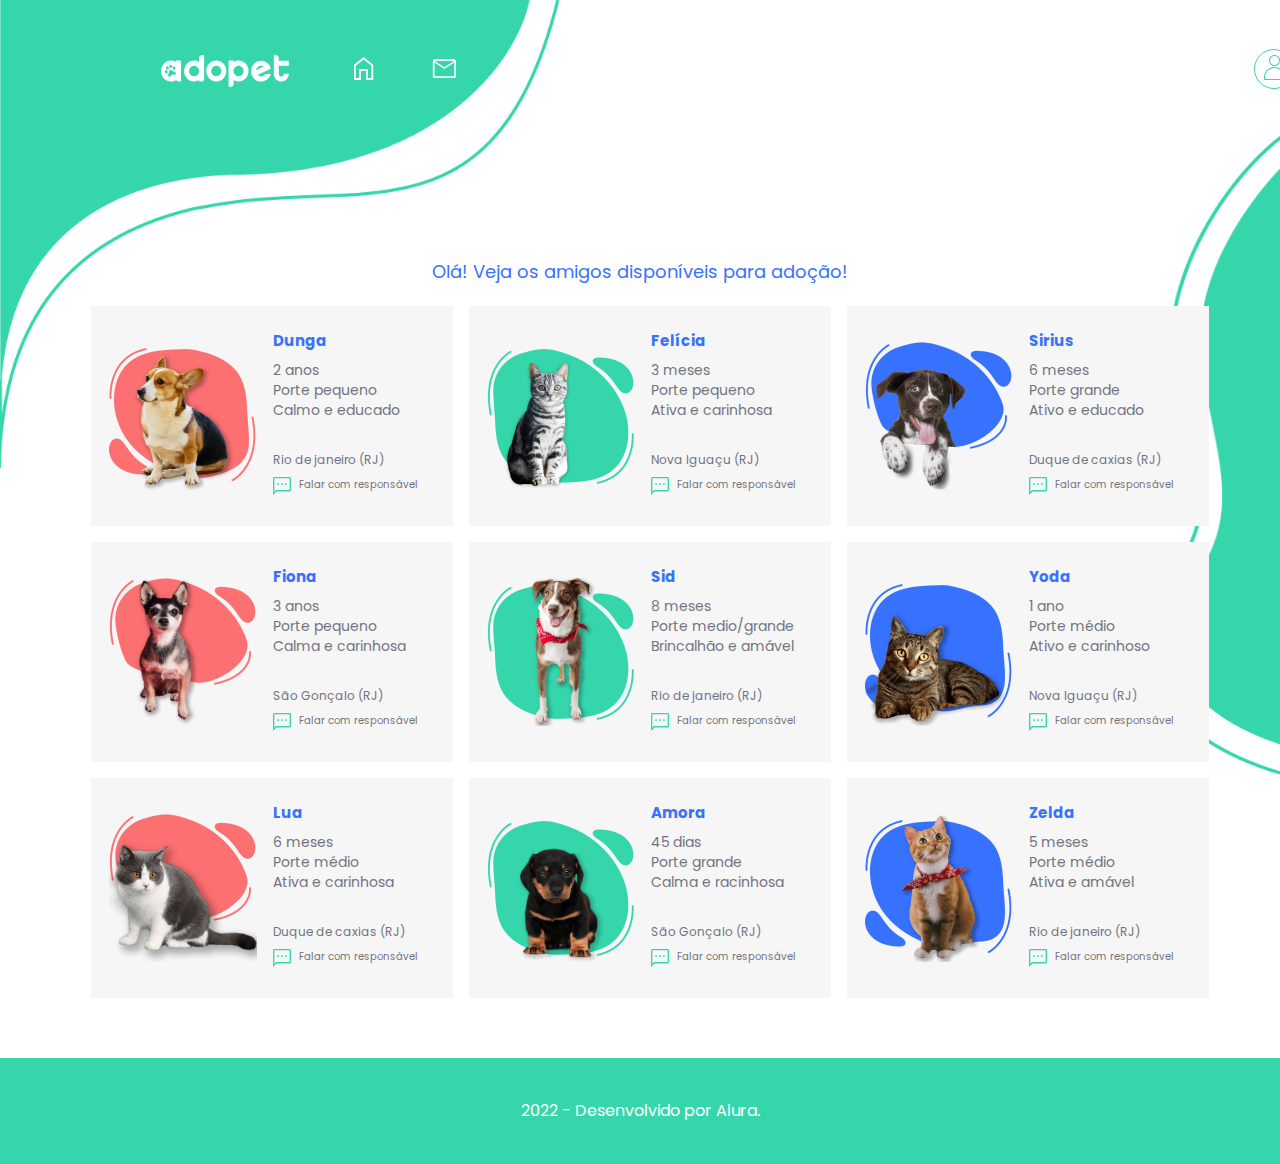
<file: home.html>
<!DOCTYPE html>
<html lang="pt_BR">
<head>
    <meta charset="UTF-8">
    <meta name="viewport" content="width=device-width, initial-scale=1.0">
    <title>Adopet</title>
    <link rel="stylesheet" href="./css/home.css">
    <link rel="preconnect" href="https://fonts.googleapis.com">
    <link rel="preconnect" href="https://fonts.gstatic.com" crossorigin>
    <link href="https://fonts.googleapis.com/css2?family=IBM+Plex+Sans:wght@500&display=swap" rel="stylesheet">
    <link rel="preconnect" href="https://fonts.googleapis.com">
    <link rel="preconnect" href="https://fonts.gstatic.com" crossorigin>
    <link href="https://fonts.googleapis.com/css2?family=Poppins&display=swap" rel="stylesheet">
</head>
<body>
    <nav id="navigation">
        <header>
            <div class="menu-itens">
                <svg class ="logo" width="598" height="142" viewBox="0 0 187 46" fill="none" xmlns="http://www.w3.org/2000/svg">
                    <path d="M59.0084 0H63.0041V34.4637C63.0088 34.9679 62.9163 35.4679 62.732 35.9339C62.5477 36.3999 62.2754 36.8222 61.9315 37.1757C61.6031 37.5424 61.2053 37.8337 60.7635 38.031C60.3216 38.2284 59.8453 38.3275 59.3648 38.3221H55.7221V36.1296C53.5086 37.5263 50.9742 38.2692 48.3888 38.2791C46.4659 38.3086 44.5578 37.9258 42.7819 37.1543C41.0061 36.3829 39.4004 35.2392 38.0638 33.7938C36.7021 32.3756 35.622 30.69 34.8857 28.8338C34.1494 26.9777 33.7714 24.9876 33.7734 22.9782C33.7743 20.973 34.1531 18.9875 34.8882 17.1354C35.6233 15.2832 36.7002 13.6007 38.0574 12.1837C39.4147 10.7668 41.0257 9.64333 42.7983 8.87748C44.571 8.11163 46.4707 7.71842 48.3888 7.7203C50.9666 7.72506 53.4971 8.44453 55.7221 9.80532V3.43921C55.7221 2.52769 56.0682 1.65346 56.6844 1.00859C57.3006 0.363712 58.1365 0.000949493 59.0084 0V0ZM55.7221 23.2075V22.7382C55.6978 21.4194 55.3357 20.1315 54.6735 19.0088C54.024 17.8952 53.115 16.972 52.0314 16.3255C50.9144 15.6707 49.6543 15.3289 48.3736 15.3333C47.0929 15.3377 45.835 15.6881 44.7221 16.3506C43.6152 17.0223 42.6951 17.9842 42.0526 19.1413C41.2374 20.5997 40.9078 22.2996 41.1156 23.9747C41.3233 25.6499 42.0566 27.2057 43.2006 28.3985C44.5572 29.8362 46.4045 30.6518 48.3362 30.6659C50.2679 30.68 52.1258 29.8915 53.5015 28.4738C54.1852 27.7921 54.7333 26.976 55.1144 26.0722C55.4954 25.1685 55.702 24.1949 55.7221 23.2075V23.2075Z" fill="#FCF0E3"/>
                    <path d="M70.3743 12.2059C73.1191 9.3386 76.8391 7.7256 80.7193 7.72023C84.5995 7.71486 88.3236 9.31755 91.0756 12.1772C92.4641 13.5719 93.5636 15.25 94.3058 17.1075C95.0479 18.9649 95.417 20.9621 95.39 22.9749C95.4194 24.9889 95.054 26.988 94.3161 28.8487C93.5782 30.7095 92.4835 32.3925 91.0996 33.794C89.7407 35.2158 88.1272 36.3436 86.3511 37.1131C84.5751 37.8826 82.6715 38.2786 80.749 38.2786C78.8265 38.2786 76.9228 37.8826 75.1468 37.1131C73.3708 36.3436 71.7572 35.2158 70.3983 33.794C69.0137 32.393 67.9187 30.7101 67.1807 28.8492C66.4428 26.9884 66.0777 24.9891 66.1079 22.9749C66.0718 20.9695 66.432 18.978 67.1662 17.1249C67.9003 15.2718 68.9925 13.5972 70.3743 12.2059V12.2059ZM75.5591 28.4239C76.236 29.1365 77.0414 29.7016 77.9288 30.0864C78.8161 30.4713 79.7676 30.6682 80.7283 30.6659C81.6889 30.6636 82.6396 30.462 83.5252 30.0728C84.4108 29.6837 85.2137 29.1147 85.8875 28.3988C86.5778 27.6937 87.1239 26.8494 87.4926 25.917C87.8614 24.9847 88.0451 23.9837 88.0326 22.9749C87.9913 20.9773 87.2032 19.0762 85.8372 17.6788C84.4713 16.2814 82.6361 15.4988 80.725 15.4988C78.8138 15.4988 76.9787 16.2814 75.6127 17.6788C74.2468 19.0762 73.4587 20.9773 73.4173 22.9749C73.4071 23.9881 73.5927 24.993 73.9631 25.9293C74.3335 26.8657 74.881 27.7142 75.5728 28.4239H75.5591Z" fill="#FCF0E3"/>
                    <path d="M127.653 19.8721C128.121 22.1743 128.061 24.5595 127.478 26.8329C126.949 29.0016 125.97 31.022 124.61 32.7512C123.25 34.4456 121.558 35.8151 119.648 36.7672C117.505 37.8574 115.136 38.3711 112.755 38.2617C110.373 38.1522 108.056 37.423 106.013 36.1403V42.1374C106.018 42.6417 105.926 43.142 105.742 43.6081C105.558 44.0741 105.285 44.4964 104.94 44.8493C104.605 45.221 104.198 45.5152 103.747 45.7133C103.297 45.9113 102.811 46.0087 102.322 45.9993H98.7207V7.6665H106.013V9.81601C107.767 8.6953 109.736 7.99289 111.78 7.75882C113.823 7.52475 115.891 7.76478 117.835 8.46182C120.305 9.27783 122.519 10.7725 124.247 12.7895C125.99 14.7736 127.169 17.2262 127.653 19.8721V19.8721ZM108.148 28.4235C109.177 29.4914 110.486 30.2168 111.91 30.5084C113.333 30.7999 114.807 30.6446 116.146 30.0619C117.485 29.4792 118.629 28.4953 119.434 27.2341C120.239 25.9729 120.669 24.4908 120.669 22.9746C120.669 20.9413 119.897 18.9912 118.521 17.5535C117.146 16.1157 115.281 15.308 113.336 15.308C111.391 15.308 109.526 16.1157 108.151 17.5535C106.775 18.9912 106.003 20.9413 106.003 22.9746C105.991 23.987 106.175 24.9914 106.544 25.9277C106.912 26.8641 107.458 27.7129 108.148 28.4235V28.4235Z" fill="#FCF0E3"/>
                    <path d="M179.433 27.0158H186.667C186.683 29.0363 186.184 31.0247 185.221 32.7765C184.275 34.5128 182.895 35.9469 181.228 36.925C179.56 37.9242 177.668 38.4457 175.746 38.4368C174.506 38.4417 173.275 38.2298 172.103 37.8099C169.967 37.0243 168.118 35.5629 166.812 33.6286C165.507 31.6943 164.809 29.3831 164.817 27.0158V0.147018H168.409C169.058 0.143695 169.697 0.324449 170.256 0.670064C170.813 1.01112 171.276 1.4959 171.603 2.07799C171.932 2.66411 172.104 3.33262 172.099 4.01254V7.92822H186.667V15.4766H172.099V27.7968C172.284 28.737 172.795 29.5723 173.535 30.1405C174.275 30.7087 175.19 30.9695 176.104 30.8722C177.017 30.775 177.863 30.3266 178.478 29.6141C179.094 28.9015 179.434 27.9756 179.433 27.0158Z" fill="#FCF0E3"/>
                    <path d="M21.9506 7.6665V9.81601C19.7257 8.45474 17.1951 7.73524 14.6172 7.73099C12.6975 7.69937 10.7918 8.07732 9.01653 8.84174C7.24128 9.60615 5.63377 10.741 4.29224 12.1769C2.90694 13.5728 1.81116 15.2517 1.07307 17.1093C0.334985 18.9669 -0.0296385 20.9634 0.00188251 22.9746C-0.0283849 24.9888 0.336726 26.9881 1.07466 28.8489C1.81259 30.7098 2.90767 32.3927 4.29224 33.7937C5.62858 35.2395 7.23428 36.3834 9.01015 37.1549C10.786 37.9263 12.6943 38.3089 14.6172 38.279C17.3163 38.278 19.9608 37.4835 22.2487 35.9862C22.5515 36.6476 23.0161 37.2136 23.5954 37.627C24.18 38.0568 24.8786 38.2848 25.5932 38.279H29.2531V7.6665H21.9506ZM17.2353 18.4391C17.4135 17.1458 18.4004 16.2896 19.4387 16.5619C20.477 16.8341 21.1727 18.0665 20.9945 19.3562C20.8163 20.6459 19.8294 21.5057 18.791 21.2335C17.7527 20.9612 17.0571 19.7288 17.2353 18.4391ZM13.0169 14.0792C13.949 13.42 15.2237 13.8571 15.8646 15.0536C16.5054 16.2502 16.2723 17.762 15.3403 18.4212C14.4082 19.0804 13.1368 18.6469 12.496 17.4467C11.8552 16.2466 12.0882 14.7599 13.0169 14.0792ZM8.2502 16.2287C9.18229 15.5695 10.4571 16.003 11.0979 17.2031C11.7387 18.4033 11.5057 19.9115 10.5736 20.5707C9.64148 21.2299 8.37013 20.7964 7.72932 19.5963C7.08851 18.3961 7.32153 16.9094 8.2502 16.243V16.2287ZM9.52839 25.425C8.99724 26.3923 7.73618 26.5714 6.71156 25.8262C5.68695 25.0811 5.28944 23.6767 5.82059 22.7274C6.35175 21.778 7.61281 21.581 8.63742 22.3261C9.66204 23.0713 10.063 24.472 9.52839 25.4393V25.425ZM20.9671 27.9327C19.6786 28.9645 17.787 27.7751 16.2244 28.4701C14.6412 29.1042 14.0655 31.3361 12.4549 31.526C10.8443 31.7159 9.61064 29.8852 11.0842 26.5535C12.0437 24.3108 11.7764 22.3906 13.548 21.5881C15.354 20.8716 16.4403 22.4587 18.6642 23.3794C21.93 24.7049 22.2555 26.9189 20.9671 27.9471V27.9327Z" fill="#FCF0E3"/>
                    <path d="M152.447 27.2449C151.703 28.5761 150.577 29.6289 149.229 30.2542C147.885 30.9 146.383 31.094 144.929 30.8095C143.509 30.5517 142.191 29.8684 141.135 28.8427L160.349 19.847L160.123 18.8081C160.098 18.615 160.053 18.4253 159.989 18.242C159.874 17.805 159.727 17.3775 159.551 16.9631C158.959 15.5523 158.149 14.2534 157.152 13.119C155.144 10.6457 152.404 8.94266 149.366 8.27908C146.306 7.54783 143.1 7.89418 140.248 9.26427C138.343 10.1466 136.642 11.4454 135.258 13.0732C133.874 14.7009 132.84 16.6198 132.225 18.7006C131.629 20.7515 131.447 22.9097 131.691 25.0381C131.98 27.5662 132.881 29.9754 134.309 32.0383C135.619 33.9904 137.351 35.5926 139.364 36.715C141.376 37.8375 143.614 38.4488 145.894 38.4994C148.175 38.55 150.435 38.0384 152.491 37.0062C154.548 35.974 156.343 34.45 157.731 32.5577C158.884 30.9717 159.732 29.1676 160.229 27.2449H152.447ZM140.412 18.3423C141.134 17.3735 142.077 16.6087 143.154 16.1176C144.226 15.6053 145.403 15.3764 146.58 15.4513C147.738 15.5265 148.864 15.8717 149.877 16.4615L138.952 21.5666C139.204 20.392 139.703 19.2907 140.412 18.3423V18.3423Z" fill="#FCF0E3"/>
                </svg>
                
                <a href="./index.html">
                    <svg width="20" height="23" viewBox="0 0 20 23" fill="none" xmlns="http://www.w3.org/2000/svg">
                            <path d="M0 23V7.66667L9.66 0L19.2 7.66667V23H12.18V13.8958H6.99V23H0ZM1.8 21.0833H5.19V11.9792H13.98V21.0833H17.4V8.625L9.66 2.39583L1.8 8.625V21.0833Z" fill="white"/>
                    </svg>   
                </a>
    
                <a href="./mensagem.html">
                        <svg width="24" height="20" viewBox="0 0 24 20" fill="none" xmlns="http://www.w3.org/2000/svg">
                        <path d="M2.54206 19.0073C2.07928 19.0073 1.67435 18.8304 1.32727 18.4767C0.980182 18.1231 0.806641 17.7104 0.806641 17.2388V1.91247C0.806641 1.44089 0.980182 1.02826 1.32727 0.674571C1.67435 0.320886 2.07928 0.144043 2.54206 0.144043H22.2101C22.6729 0.144043 23.0778 0.320886 23.4249 0.674571C23.772 1.02826 23.9455 1.44089 23.9455 1.91247V17.2388C23.9455 17.7104 23.772 18.1231 23.4249 18.4767C23.0778 18.8304 22.6729 19.0073 22.2101 19.0073H2.54206ZM12.3761 10.1062L2.54206 3.53353V17.2388H22.2101V3.53353L12.3761 10.1062ZM12.3761 8.33776L22.0944 1.91247H2.68668L12.3761 8.33776ZM2.54206 3.53353V1.91247V3.53353V17.2388V3.53353Z" fill="white"/>
                        </svg>
                </a>

                <a href="./perfil.html">
                    <svg width="40" height="40" viewBox="0 0 40 40" fill="none" xmlns="http://www.w3.org/2000/svg">
                    <circle cx="20" cy="20" r="19.5" fill="white" stroke="#36D6AD"/>
                    <path d="M20.5 17C19.0411 17 17.6423 16.4205 16.6109 15.3891C15.5794 14.3577 15 12.9588 15 11.5C15 10.0411 15.5794 8.64228 16.6109 7.61085C17.6423 6.57943 19.0411 6 20.5 6C21.9588 6 23.3577 6.57943 24.3891 7.61085C25.4205 8.64228 26 10.0411 26 11.5C25.9982 12.9583 25.4183 14.356 24.3874 15.3874C23.356 16.4183 21.9583 16.9988 20.5 17ZM20.5 7C19.3063 7 18.1617 7.47428 17.3177 8.31828C16.4737 9.16228 16 10.3068 16 11.5C16 12.6931 16.4743 13.8383 17.3177 14.6817C18.1617 15.5257 19.3063 16 20.5 16C21.6937 16 22.8377 15.5257 23.6817 14.6817C24.5257 13.8377 25 12.6931 25 11.5C24.9988 10.3068 24.524 9.16285 23.6805 8.31942C22.8371 7.47599 21.6931 7.00114 20.5 7Z" fill="#36D6AD"/>
                    <path d="M30.2645 31H10.7354C10.3297 30.9994 10.0006 30.6702 10 30.2645V28.5C10 25.7154 11.1063 23.0446 13.0754 21.0754C15.0446 19.1063 17.7154 18 20.5 18C23.2845 18 25.9554 19.1063 27.9245 21.0754C29.8936 23.0446 30.9999 25.7154 30.9999 28.5V30.2645C30.9994 30.6702 30.6702 30.9994 30.2645 31ZM11 30H29.9999V28.5C29.9999 25.9805 28.9994 23.564 27.2177 21.7828C25.4359 20.0011 23.02 19 20.5005 19C17.9811 19 15.5646 20.0011 13.7828 21.7828C12.0011 23.5646 11.0006 25.9805 11.0006 28.5V30H11Z" fill="#36D6AD"/>
                    </svg>
                </a>
            </div>
        </header>
    </nav>

    <section id="home">
        <div class="container">
            <div class="content">
                <p>
                    Olá! Veja os amigos disponíveis para adoção!
                </p>
                <div class="petsList">
                    <article class="pets">
                        <img src="./assets/item-1.png" class="photo" alt="">
                        <div class="pet-info">
                            <header>
                                <h2 class="name">Dunga</h2>
                                <h4 class="age">2 anos</h4>
                                <h4 class="size">Porte pequeno</h4>
                                <h4 class="profile">Calmo e educado</h4>
                            </header>
                            <p class="city">Rio de Janeiro (RJ)</p>
                            <ul>
                                <li>
                                    <svg width="18" height="18" viewBox="0 0 18 18" fill="none" xmlns="http://www.w3.org/2000/svg">
                                        <path d="M5.085 8.0325C5.34 8.0325 5.55375 7.94625 5.72625 7.77375C5.89875 7.60125 5.985 7.3875 5.985 7.1325C5.985 6.8775 5.89875 6.66375 5.72625 6.49125C5.55375 6.31875 5.34 6.2325 5.085 6.2325C4.83 6.2325 4.61625 6.31875 4.44375 6.49125C4.27125 6.66375 4.185 6.8775 4.185 7.1325C4.185 7.3875 4.27125 7.60125 4.44375 7.77375C4.61625 7.94625 4.83 8.0325 5.085 8.0325ZM9.0675 8.0325C9.3225 8.0325 9.53625 7.94625 9.70875 7.77375C9.88125 7.60125 9.9675 7.3875 9.9675 7.1325C9.9675 6.8775 9.88125 6.66375 9.70875 6.49125C9.53625 6.31875 9.3225 6.2325 9.0675 6.2325C8.8125 6.2325 8.59875 6.31875 8.42625 6.49125C8.25375 6.66375 8.1675 6.8775 8.1675 7.1325C8.1675 7.3875 8.25375 7.60125 8.42625 7.77375C8.59875 7.94625 8.8125 8.0325 9.0675 8.0325ZM12.8925 8.0325C13.1475 8.0325 13.3612 7.94625 13.5337 7.77375C13.7063 7.60125 13.7925 7.3875 13.7925 7.1325C13.7925 6.8775 13.7063 6.66375 13.5337 6.49125C13.3612 6.31875 13.1475 6.2325 12.8925 6.2325C12.6375 6.2325 12.4237 6.31875 12.2513 6.49125C12.0787 6.66375 11.9925 6.8775 11.9925 7.1325C11.9925 7.3875 12.0787 7.60125 12.2513 7.77375C12.4237 7.94625 12.6375 8.0325 12.8925 8.0325ZM0 18V1.35C0 1.005 0.135 0.69375 0.405 0.41625C0.675 0.13875 0.99 0 1.35 0H16.65C16.995 0 17.3062 0.13875 17.5837 0.41625C17.8612 0.69375 18 1.005 18 1.35V13.05C18 13.395 17.8612 13.7063 17.5837 13.9838C17.3062 14.2612 16.995 14.4 16.65 14.4H3.6L0 18ZM1.35 14.7375L3.0375 13.05H16.65V1.35H1.35V14.7375ZM1.35 1.35V13.05V14.7375V1.35Z" fill="#36D6AD"/>
                                    </svg>   
                                </li>
                                <li>
                                    Falar com responsável
                                </li>
                            </ul>
                        
                        </div>

                    </article>
                </div>
                
            </div>
        </div>
    </section>

    <footer>
        <div class="container">
            <div class="content">
                <p>2022 - Desenvolvido por Alura.</p>
            </div>
        </div>
    </footer>

    <script src="./app.js"></script>
</body>
</html>
</file>
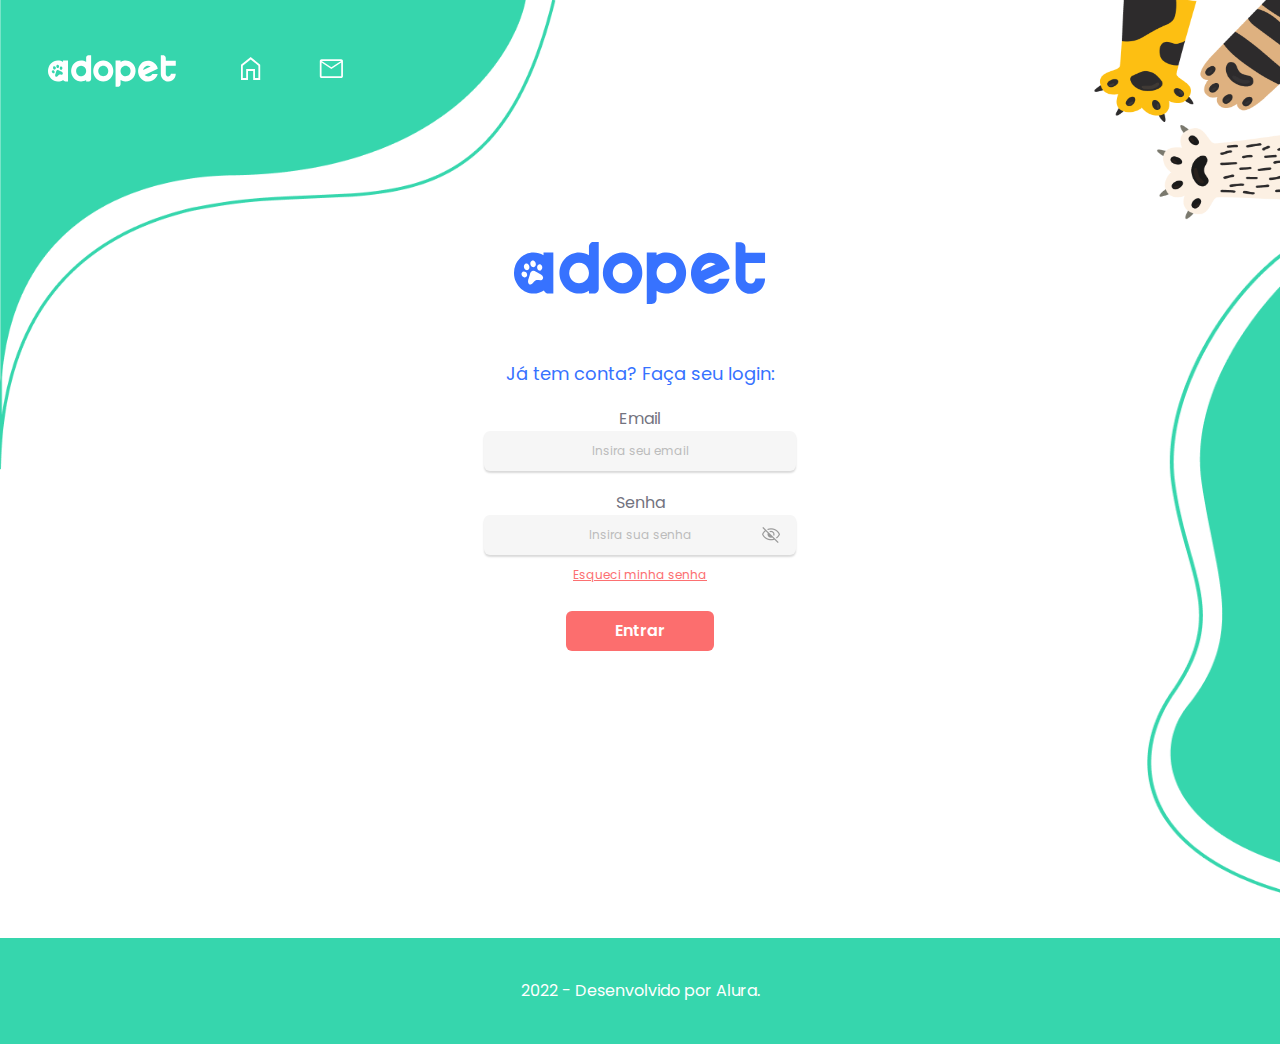
<file: login.html>
<!DOCTYPE html>
<html lang="pt_BR">
<head>
    <meta charset="UTF-8">
    <meta name="viewport" content="width=device-width, initial-scale=1.0">
    <title>Adopet</title>
    <link rel="stylesheet" href="./css/login.css">
    <link rel="preconnect" href="https://fonts.googleapis.com">
    <link rel="preconnect" href="https://fonts.gstatic.com" crossorigin>
    <link href="https://fonts.googleapis.com/css2?family=IBM+Plex+Sans:wght@500&display=swap" rel="stylesheet">
    <link rel="preconnect" href="https://fonts.googleapis.com">
    <link rel="preconnect" href="https://fonts.gstatic.com" crossorigin>
    <link href="https://fonts.googleapis.com/css2?family=Poppins&display=swap" rel="stylesheet">
</head>
<body>
    <nav id="navigation">
        <header>
            <div class="menu-itens">
                 <svg class ="logo" width="598" height="142" viewBox="0 0 187 46" fill="none" xmlns="http://www.w3.org/2000/svg">
                    <path d="M59.0084 0H63.0041V34.4637C63.0088 34.9679 62.9163 35.4679 62.732 35.9339C62.5477 36.3999 62.2754 36.8222 61.9315 37.1757C61.6031 37.5424 61.2053 37.8337 60.7635 38.031C60.3216 38.2284 59.8453 38.3275 59.3648 38.3221H55.7221V36.1296C53.5086 37.5263 50.9742 38.2692 48.3888 38.2791C46.4659 38.3086 44.5578 37.9258 42.7819 37.1543C41.0061 36.3829 39.4004 35.2392 38.0638 33.7938C36.7021 32.3756 35.622 30.69 34.8857 28.8338C34.1494 26.9777 33.7714 24.9876 33.7734 22.9782C33.7743 20.973 34.1531 18.9875 34.8882 17.1354C35.6233 15.2832 36.7002 13.6007 38.0574 12.1837C39.4147 10.7668 41.0257 9.64333 42.7983 8.87748C44.571 8.11163 46.4707 7.71842 48.3888 7.7203C50.9666 7.72506 53.4971 8.44453 55.7221 9.80532V3.43921C55.7221 2.52769 56.0682 1.65346 56.6844 1.00859C57.3006 0.363712 58.1365 0.000949493 59.0084 0V0ZM55.7221 23.2075V22.7382C55.6978 21.4194 55.3357 20.1315 54.6735 19.0088C54.024 17.8952 53.115 16.972 52.0314 16.3255C50.9144 15.6707 49.6543 15.3289 48.3736 15.3333C47.0929 15.3377 45.835 15.6881 44.7221 16.3506C43.6152 17.0223 42.6951 17.9842 42.0526 19.1413C41.2374 20.5997 40.9078 22.2996 41.1156 23.9747C41.3233 25.6499 42.0566 27.2057 43.2006 28.3985C44.5572 29.8362 46.4045 30.6518 48.3362 30.6659C50.2679 30.68 52.1258 29.8915 53.5015 28.4738C54.1852 27.7921 54.7333 26.976 55.1144 26.0722C55.4954 25.1685 55.702 24.1949 55.7221 23.2075V23.2075Z" fill="#FCF0E3"/>
                    <path d="M70.3743 12.2059C73.1191 9.3386 76.8391 7.7256 80.7193 7.72023C84.5995 7.71486 88.3236 9.31755 91.0756 12.1772C92.4641 13.5719 93.5636 15.25 94.3058 17.1075C95.0479 18.9649 95.417 20.9621 95.39 22.9749C95.4194 24.9889 95.054 26.988 94.3161 28.8487C93.5782 30.7095 92.4835 32.3925 91.0996 33.794C89.7407 35.2158 88.1272 36.3436 86.3511 37.1131C84.5751 37.8826 82.6715 38.2786 80.749 38.2786C78.8265 38.2786 76.9228 37.8826 75.1468 37.1131C73.3708 36.3436 71.7572 35.2158 70.3983 33.794C69.0137 32.393 67.9187 30.7101 67.1807 28.8492C66.4428 26.9884 66.0777 24.9891 66.1079 22.9749C66.0718 20.9695 66.432 18.978 67.1662 17.1249C67.9003 15.2718 68.9925 13.5972 70.3743 12.2059V12.2059ZM75.5591 28.4239C76.236 29.1365 77.0414 29.7016 77.9288 30.0864C78.8161 30.4713 79.7676 30.6682 80.7283 30.6659C81.6889 30.6636 82.6396 30.462 83.5252 30.0728C84.4108 29.6837 85.2137 29.1147 85.8875 28.3988C86.5778 27.6937 87.1239 26.8494 87.4926 25.917C87.8614 24.9847 88.0451 23.9837 88.0326 22.9749C87.9913 20.9773 87.2032 19.0762 85.8372 17.6788C84.4713 16.2814 82.6361 15.4988 80.725 15.4988C78.8138 15.4988 76.9787 16.2814 75.6127 17.6788C74.2468 19.0762 73.4587 20.9773 73.4173 22.9749C73.4071 23.9881 73.5927 24.993 73.9631 25.9293C74.3335 26.8657 74.881 27.7142 75.5728 28.4239H75.5591Z" fill="#FCF0E3"/>
                    <path d="M127.653 19.8721C128.121 22.1743 128.061 24.5595 127.478 26.8329C126.949 29.0016 125.97 31.022 124.61 32.7512C123.25 34.4456 121.558 35.8151 119.648 36.7672C117.505 37.8574 115.136 38.3711 112.755 38.2617C110.373 38.1522 108.056 37.423 106.013 36.1403V42.1374C106.018 42.6417 105.926 43.142 105.742 43.6081C105.558 44.0741 105.285 44.4964 104.94 44.8493C104.605 45.221 104.198 45.5152 103.747 45.7133C103.297 45.9113 102.811 46.0087 102.322 45.9993H98.7207V7.6665H106.013V9.81601C107.767 8.6953 109.736 7.99289 111.78 7.75882C113.823 7.52475 115.891 7.76478 117.835 8.46182C120.305 9.27783 122.519 10.7725 124.247 12.7895C125.99 14.7736 127.169 17.2262 127.653 19.8721V19.8721ZM108.148 28.4235C109.177 29.4914 110.486 30.2168 111.91 30.5084C113.333 30.7999 114.807 30.6446 116.146 30.0619C117.485 29.4792 118.629 28.4953 119.434 27.2341C120.239 25.9729 120.669 24.4908 120.669 22.9746C120.669 20.9413 119.897 18.9912 118.521 17.5535C117.146 16.1157 115.281 15.308 113.336 15.308C111.391 15.308 109.526 16.1157 108.151 17.5535C106.775 18.9912 106.003 20.9413 106.003 22.9746C105.991 23.987 106.175 24.9914 106.544 25.9277C106.912 26.8641 107.458 27.7129 108.148 28.4235V28.4235Z" fill="#FCF0E3"/>
                    <path d="M179.433 27.0158H186.667C186.683 29.0363 186.184 31.0247 185.221 32.7765C184.275 34.5128 182.895 35.9469 181.228 36.925C179.56 37.9242 177.668 38.4457 175.746 38.4368C174.506 38.4417 173.275 38.2298 172.103 37.8099C169.967 37.0243 168.118 35.5629 166.812 33.6286C165.507 31.6943 164.809 29.3831 164.817 27.0158V0.147018H168.409C169.058 0.143695 169.697 0.324449 170.256 0.670064C170.813 1.01112 171.276 1.4959 171.603 2.07799C171.932 2.66411 172.104 3.33262 172.099 4.01254V7.92822H186.667V15.4766H172.099V27.7968C172.284 28.737 172.795 29.5723 173.535 30.1405C174.275 30.7087 175.19 30.9695 176.104 30.8722C177.017 30.775 177.863 30.3266 178.478 29.6141C179.094 28.9015 179.434 27.9756 179.433 27.0158Z" fill="#FCF0E3"/>
                    <path d="M21.9506 7.6665V9.81601C19.7257 8.45474 17.1951 7.73524 14.6172 7.73099C12.6975 7.69937 10.7918 8.07732 9.01653 8.84174C7.24128 9.60615 5.63377 10.741 4.29224 12.1769C2.90694 13.5728 1.81116 15.2517 1.07307 17.1093C0.334985 18.9669 -0.0296385 20.9634 0.00188251 22.9746C-0.0283849 24.9888 0.336726 26.9881 1.07466 28.8489C1.81259 30.7098 2.90767 32.3927 4.29224 33.7937C5.62858 35.2395 7.23428 36.3834 9.01015 37.1549C10.786 37.9263 12.6943 38.3089 14.6172 38.279C17.3163 38.278 19.9608 37.4835 22.2487 35.9862C22.5515 36.6476 23.0161 37.2136 23.5954 37.627C24.18 38.0568 24.8786 38.2848 25.5932 38.279H29.2531V7.6665H21.9506ZM17.2353 18.4391C17.4135 17.1458 18.4004 16.2896 19.4387 16.5619C20.477 16.8341 21.1727 18.0665 20.9945 19.3562C20.8163 20.6459 19.8294 21.5057 18.791 21.2335C17.7527 20.9612 17.0571 19.7288 17.2353 18.4391ZM13.0169 14.0792C13.949 13.42 15.2237 13.8571 15.8646 15.0536C16.5054 16.2502 16.2723 17.762 15.3403 18.4212C14.4082 19.0804 13.1368 18.6469 12.496 17.4467C11.8552 16.2466 12.0882 14.7599 13.0169 14.0792ZM8.2502 16.2287C9.18229 15.5695 10.4571 16.003 11.0979 17.2031C11.7387 18.4033 11.5057 19.9115 10.5736 20.5707C9.64148 21.2299 8.37013 20.7964 7.72932 19.5963C7.08851 18.3961 7.32153 16.9094 8.2502 16.243V16.2287ZM9.52839 25.425C8.99724 26.3923 7.73618 26.5714 6.71156 25.8262C5.68695 25.0811 5.28944 23.6767 5.82059 22.7274C6.35175 21.778 7.61281 21.581 8.63742 22.3261C9.66204 23.0713 10.063 24.472 9.52839 25.4393V25.425ZM20.9671 27.9327C19.6786 28.9645 17.787 27.7751 16.2244 28.4701C14.6412 29.1042 14.0655 31.3361 12.4549 31.526C10.8443 31.7159 9.61064 29.8852 11.0842 26.5535C12.0437 24.3108 11.7764 22.3906 13.548 21.5881C15.354 20.8716 16.4403 22.4587 18.6642 23.3794C21.93 24.7049 22.2555 26.9189 20.9671 27.9471V27.9327Z" fill="#FCF0E3"/>
                    <path d="M152.447 27.2449C151.703 28.5761 150.577 29.6289 149.229 30.2542C147.885 30.9 146.383 31.094 144.929 30.8095C143.509 30.5517 142.191 29.8684 141.135 28.8427L160.349 19.847L160.123 18.8081C160.098 18.615 160.053 18.4253 159.989 18.242C159.874 17.805 159.727 17.3775 159.551 16.9631C158.959 15.5523 158.149 14.2534 157.152 13.119C155.144 10.6457 152.404 8.94266 149.366 8.27908C146.306 7.54783 143.1 7.89418 140.248 9.26427C138.343 10.1466 136.642 11.4454 135.258 13.0732C133.874 14.7009 132.84 16.6198 132.225 18.7006C131.629 20.7515 131.447 22.9097 131.691 25.0381C131.98 27.5662 132.881 29.9754 134.309 32.0383C135.619 33.9904 137.351 35.5926 139.364 36.715C141.376 37.8375 143.614 38.4488 145.894 38.4994C148.175 38.55 150.435 38.0384 152.491 37.0062C154.548 35.974 156.343 34.45 157.731 32.5577C158.884 30.9717 159.732 29.1676 160.229 27.2449H152.447ZM140.412 18.3423C141.134 17.3735 142.077 16.6087 143.154 16.1176C144.226 15.6053 145.403 15.3764 146.58 15.4513C147.738 15.5265 148.864 15.8717 149.877 16.4615L138.952 21.5666C139.204 20.392 139.703 19.2907 140.412 18.3423V18.3423Z" fill="#FCF0E3"/>
                </svg>
                
                <a href="./index.html">
                    <svg width="20" height="23" viewBox="0 0 20 23" fill="none" xmlns="http://www.w3.org/2000/svg">
                            <path d="M0 23V7.66667L9.66 0L19.2 7.66667V23H12.18V13.8958H6.99V23H0ZM1.8 21.0833H5.19V11.9792H13.98V21.0833H17.4V8.625L9.66 2.39583L1.8 8.625V21.0833Z" fill="white"/>
                    </svg>   
                </a>
    
                <a href="./mensagem.html">
                        <svg width="24" height="20" viewBox="0 0 24 20" fill="none" xmlns="http://www.w3.org/2000/svg">
                        <path d="M2.54206 19.0073C2.07928 19.0073 1.67435 18.8304 1.32727 18.4767C0.980182 18.1231 0.806641 17.7104 0.806641 17.2388V1.91247C0.806641 1.44089 0.980182 1.02826 1.32727 0.674571C1.67435 0.320886 2.07928 0.144043 2.54206 0.144043H22.2101C22.6729 0.144043 23.0778 0.320886 23.4249 0.674571C23.772 1.02826 23.9455 1.44089 23.9455 1.91247V17.2388C23.9455 17.7104 23.772 18.1231 23.4249 18.4767C23.0778 18.8304 22.6729 19.0073 22.2101 19.0073H2.54206ZM12.3761 10.1062L2.54206 3.53353V17.2388H22.2101V3.53353L12.3761 10.1062ZM12.3761 8.33776L22.0944 1.91247H2.68668L12.3761 8.33776ZM2.54206 3.53353V1.91247V3.53353V17.2388V3.53353Z" fill="white"/>
                        </svg>
                </a>
            </div>
        </header>
    </nav>

    <section id="home">
        <div class="container">
            <header>
                <svg width="142" height="46" viewBox="0 0 187 46" fill="none" xmlns="http://www.w3.org/2000/svg">
                    <path d="M59.0084 0H63.0041V34.4637C63.0088 34.9679 62.9163 35.4679 62.732 35.9339C62.5477 36.3999 62.2754 36.8222 61.9315 37.1757C61.6031 37.5424 61.2053 37.8337 60.7635 38.031C60.3216 38.2284 59.8453 38.3275 59.3648 38.3221H55.7221V36.1296C53.5086 37.5263 50.9742 38.2692 48.3888 38.2791C46.4659 38.3086 44.5578 37.9258 42.7819 37.1543C41.0061 36.3829 39.4004 35.2392 38.0638 33.7938C36.7021 32.3756 35.622 30.69 34.8857 28.8338C34.1494 26.9777 33.7714 24.9876 33.7734 22.9782C33.7743 20.973 34.1531 18.9875 34.8882 17.1354C35.6233 15.2832 36.7002 13.6007 38.0574 12.1837C39.4147 10.7668 41.0257 9.64333 42.7983 8.87748C44.571 8.11163 46.4707 7.71842 48.3888 7.7203C50.9666 7.72506 53.4971 8.44453 55.7221 9.80532V3.43921C55.7221 2.52769 56.0682 1.65346 56.6844 1.00859C57.3006 0.363712 58.1365 0.000949493 59.0084 0V0ZM55.7221 23.2075V22.7382C55.6978 21.4194 55.3357 20.1315 54.6735 19.0088C54.024 17.8952 53.115 16.972 52.0314 16.3255C50.9144 15.6707 49.6543 15.3289 48.3736 15.3333C47.0929 15.3377 45.835 15.6881 44.7221 16.3506C43.6152 17.0223 42.6951 17.9842 42.0526 19.1413C41.2374 20.5997 40.9078 22.2996 41.1156 23.9747C41.3233 25.6499 42.0566 27.2057 43.2006 28.3985C44.5572 29.8362 46.4045 30.6518 48.3362 30.6659C50.2679 30.68 52.1258 29.8915 53.5015 28.4738C54.1852 27.7921 54.7333 26.976 55.1144 26.0722C55.4954 25.1685 55.702 24.1949 55.7221 23.2075V23.2075Z" fill="#FCF0E3"/>
                    <path d="M70.3743 12.2059C73.1191 9.3386 76.8391 7.7256 80.7193 7.72023C84.5995 7.71486 88.3236 9.31755 91.0756 12.1772C92.4641 13.5719 93.5636 15.25 94.3058 17.1075C95.0479 18.9649 95.417 20.9621 95.39 22.9749C95.4194 24.9889 95.054 26.988 94.3161 28.8487C93.5782 30.7095 92.4835 32.3925 91.0996 33.794C89.7407 35.2158 88.1272 36.3436 86.3511 37.1131C84.5751 37.8826 82.6715 38.2786 80.749 38.2786C78.8265 38.2786 76.9228 37.8826 75.1468 37.1131C73.3708 36.3436 71.7572 35.2158 70.3983 33.794C69.0137 32.393 67.9187 30.7101 67.1807 28.8492C66.4428 26.9884 66.0777 24.9891 66.1079 22.9749C66.0718 20.9695 66.432 18.978 67.1662 17.1249C67.9003 15.2718 68.9925 13.5972 70.3743 12.2059V12.2059ZM75.5591 28.4239C76.236 29.1365 77.0414 29.7016 77.9288 30.0864C78.8161 30.4713 79.7676 30.6682 80.7283 30.6659C81.6889 30.6636 82.6396 30.462 83.5252 30.0728C84.4108 29.6837 85.2137 29.1147 85.8875 28.3988C86.5778 27.6937 87.1239 26.8494 87.4926 25.917C87.8614 24.9847 88.0451 23.9837 88.0326 22.9749C87.9913 20.9773 87.2032 19.0762 85.8372 17.6788C84.4713 16.2814 82.6361 15.4988 80.725 15.4988C78.8138 15.4988 76.9787 16.2814 75.6127 17.6788C74.2468 19.0762 73.4587 20.9773 73.4173 22.9749C73.4071 23.9881 73.5927 24.993 73.9631 25.9293C74.3335 26.8657 74.881 27.7142 75.5728 28.4239H75.5591Z" fill="#FCF0E3"/>
                    <path d="M127.653 19.8721C128.121 22.1743 128.061 24.5595 127.478 26.8329C126.949 29.0016 125.97 31.022 124.61 32.7512C123.25 34.4456 121.558 35.8151 119.648 36.7672C117.505 37.8574 115.136 38.3711 112.755 38.2617C110.373 38.1522 108.056 37.423 106.013 36.1403V42.1374C106.018 42.6417 105.926 43.142 105.742 43.6081C105.558 44.0741 105.285 44.4964 104.94 44.8493C104.605 45.221 104.198 45.5152 103.747 45.7133C103.297 45.9113 102.811 46.0087 102.322 45.9993H98.7207V7.6665H106.013V9.81601C107.767 8.6953 109.736 7.99289 111.78 7.75882C113.823 7.52475 115.891 7.76478 117.835 8.46182C120.305 9.27783 122.519 10.7725 124.247 12.7895C125.99 14.7736 127.169 17.2262 127.653 19.8721V19.8721ZM108.148 28.4235C109.177 29.4914 110.486 30.2168 111.91 30.5084C113.333 30.7999 114.807 30.6446 116.146 30.0619C117.485 29.4792 118.629 28.4953 119.434 27.2341C120.239 25.9729 120.669 24.4908 120.669 22.9746C120.669 20.9413 119.897 18.9912 118.521 17.5535C117.146 16.1157 115.281 15.308 113.336 15.308C111.391 15.308 109.526 16.1157 108.151 17.5535C106.775 18.9912 106.003 20.9413 106.003 22.9746C105.991 23.987 106.175 24.9914 106.544 25.9277C106.912 26.8641 107.458 27.7129 108.148 28.4235V28.4235Z" fill="#FCF0E3"/>
                    <path d="M179.433 27.0158H186.667C186.683 29.0363 186.184 31.0247 185.221 32.7765C184.275 34.5128 182.895 35.9469 181.228 36.925C179.56 37.9242 177.668 38.4457 175.746 38.4368C174.506 38.4417 173.275 38.2298 172.103 37.8099C169.967 37.0243 168.118 35.5629 166.812 33.6286C165.507 31.6943 164.809 29.3831 164.817 27.0158V0.147018H168.409C169.058 0.143695 169.697 0.324449 170.256 0.670064C170.813 1.01112 171.276 1.4959 171.603 2.07799C171.932 2.66411 172.104 3.33262 172.099 4.01254V7.92822H186.667V15.4766H172.099V27.7968C172.284 28.737 172.795 29.5723 173.535 30.1405C174.275 30.7087 175.19 30.9695 176.104 30.8722C177.017 30.775 177.863 30.3266 178.478 29.6141C179.094 28.9015 179.434 27.9756 179.433 27.0158Z" fill="#FCF0E3"/>
                    <path d="M21.9506 7.6665V9.81601C19.7257 8.45474 17.1951 7.73524 14.6172 7.73099C12.6975 7.69937 10.7918 8.07732 9.01653 8.84174C7.24128 9.60615 5.63377 10.741 4.29224 12.1769C2.90694 13.5728 1.81116 15.2517 1.07307 17.1093C0.334985 18.9669 -0.0296385 20.9634 0.00188251 22.9746C-0.0283849 24.9888 0.336726 26.9881 1.07466 28.8489C1.81259 30.7098 2.90767 32.3927 4.29224 33.7937C5.62858 35.2395 7.23428 36.3834 9.01015 37.1549C10.786 37.9263 12.6943 38.3089 14.6172 38.279C17.3163 38.278 19.9608 37.4835 22.2487 35.9862C22.5515 36.6476 23.0161 37.2136 23.5954 37.627C24.18 38.0568 24.8786 38.2848 25.5932 38.279H29.2531V7.6665H21.9506ZM17.2353 18.4391C17.4135 17.1458 18.4004 16.2896 19.4387 16.5619C20.477 16.8341 21.1727 18.0665 20.9945 19.3562C20.8163 20.6459 19.8294 21.5057 18.791 21.2335C17.7527 20.9612 17.0571 19.7288 17.2353 18.4391ZM13.0169 14.0792C13.949 13.42 15.2237 13.8571 15.8646 15.0536C16.5054 16.2502 16.2723 17.762 15.3403 18.4212C14.4082 19.0804 13.1368 18.6469 12.496 17.4467C11.8552 16.2466 12.0882 14.7599 13.0169 14.0792ZM8.2502 16.2287C9.18229 15.5695 10.4571 16.003 11.0979 17.2031C11.7387 18.4033 11.5057 19.9115 10.5736 20.5707C9.64148 21.2299 8.37013 20.7964 7.72932 19.5963C7.08851 18.3961 7.32153 16.9094 8.2502 16.243V16.2287ZM9.52839 25.425C8.99724 26.3923 7.73618 26.5714 6.71156 25.8262C5.68695 25.0811 5.28944 23.6767 5.82059 22.7274C6.35175 21.778 7.61281 21.581 8.63742 22.3261C9.66204 23.0713 10.063 24.472 9.52839 25.4393V25.425ZM20.9671 27.9327C19.6786 28.9645 17.787 27.7751 16.2244 28.4701C14.6412 29.1042 14.0655 31.3361 12.4549 31.526C10.8443 31.7159 9.61064 29.8852 11.0842 26.5535C12.0437 24.3108 11.7764 22.3906 13.548 21.5881C15.354 20.8716 16.4403 22.4587 18.6642 23.3794C21.93 24.7049 22.2555 26.9189 20.9671 27.9471V27.9327Z" fill="#FCF0E3"/>
                    <path d="M152.447 27.2449C151.703 28.5761 150.577 29.6289 149.229 30.2542C147.885 30.9 146.383 31.094 144.929 30.8095C143.509 30.5517 142.191 29.8684 141.135 28.8427L160.349 19.847L160.123 18.8081C160.098 18.615 160.053 18.4253 159.989 18.242C159.874 17.805 159.727 17.3775 159.551 16.9631C158.959 15.5523 158.149 14.2534 157.152 13.119C155.144 10.6457 152.404 8.94266 149.366 8.27908C146.306 7.54783 143.1 7.89418 140.248 9.26427C138.343 10.1466 136.642 11.4454 135.258 13.0732C133.874 14.7009 132.84 16.6198 132.225 18.7006C131.629 20.7515 131.447 22.9097 131.691 25.0381C131.98 27.5662 132.881 29.9754 134.309 32.0383C135.619 33.9904 137.351 35.5926 139.364 36.715C141.376 37.8375 143.614 38.4488 145.894 38.4994C148.175 38.55 150.435 38.0384 152.491 37.0062C154.548 35.974 156.343 34.45 157.731 32.5577C158.884 30.9717 159.732 29.1676 160.229 27.2449H152.447ZM140.412 18.3423C141.134 17.3735 142.077 16.6087 143.154 16.1176C144.226 15.6053 145.403 15.3764 146.58 15.4513C147.738 15.5265 148.864 15.8717 149.877 16.4615L138.952 21.5666C139.204 20.392 139.703 19.2907 140.412 18.3423V18.3423Z" fill="#FCF0E3"/>
                </svg>
            </header>
            <div class="content">
                <p>
                    Já tem conta? Faça seu login:
                </p>
                <div class="registration">
                    <form action="./home.html">

                        <label for="email">Email</label>
                        <input type="email" placeholder="Insira seu email">

                        <label for="senha">Senha</label>
                        <input type="password" placeholder="Insira sua senha" class="senha" required pattern="^(?=.*\d)(?=.*[a-z])(?=.*[A-Z])(?=.*[a-zA-Z]).{8,}$" title="A senha deve ter no mínimo 8 caracteres e conter letras maiúsculas, minúsculas, números e símbolos">

                        <a href="#">Esqueci minha senha</a>

                        <button href="./home.html" class="button login">Entrar</button>

                    </form>

                </div>
            </div>
        </div>
    </section>

    <footer>
        <div class="container">
            <div class="content">
                <p>2022 - Desenvolvido por Alura.</p>
            </div>
        </div>
    </footer>
</body>
</html>
</file>
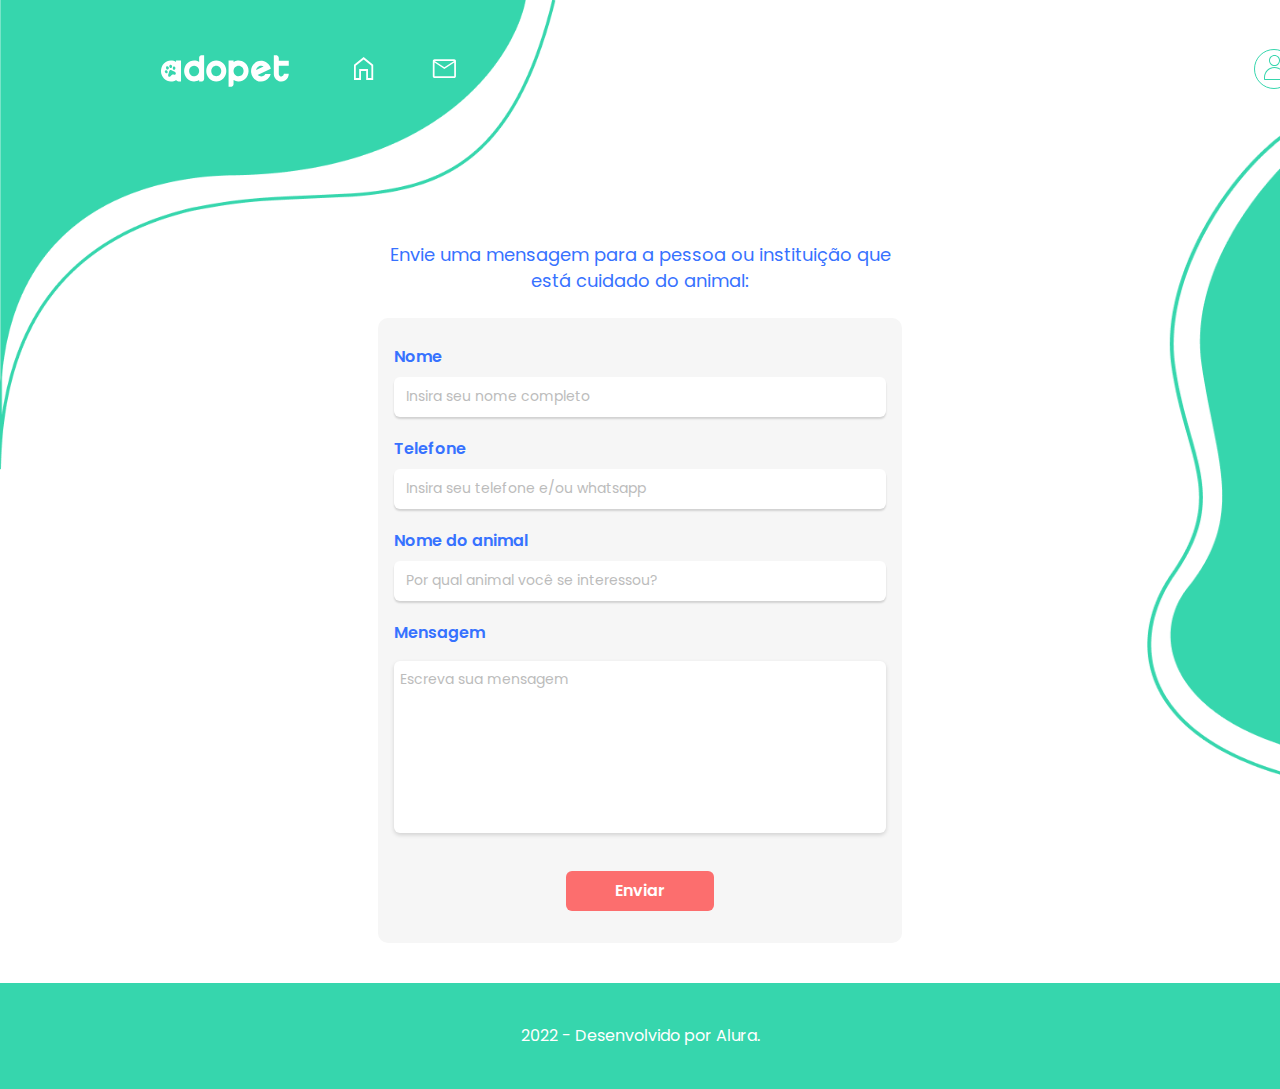
<file: mensagem.html>
<!DOCTYPE html>
<html lang="pt_BR">
<head>
    <meta charset="UTF-8">
    <meta name="viewport" content="width=device-width, initial-scale=1.0">
    <title>Adopet</title>
    <link rel="stylesheet" href="./css/mensagem.css">
    <link rel="preconnect" href="https://fonts.googleapis.com">
    <link rel="preconnect" href="https://fonts.gstatic.com" crossorigin>
    <link href="https://fonts.googleapis.com/css2?family=IBM+Plex+Sans:wght@500&display=swap" rel="stylesheet">
    <link rel="preconnect" href="https://fonts.googleapis.com">
    <link rel="preconnect" href="https://fonts.gstatic.com" crossorigin>
    <link href="https://fonts.googleapis.com/css2?family=Poppins&display=swap" rel="stylesheet">
</head>
<body>
    <nav id="navigation">
        <header>
            <div class="menu-itens">
                <svg class ="logo" width="598" height="142" viewBox="0 0 187 46" fill="none" xmlns="http://www.w3.org/2000/svg">
                    <path d="M59.0084 0H63.0041V34.4637C63.0088 34.9679 62.9163 35.4679 62.732 35.9339C62.5477 36.3999 62.2754 36.8222 61.9315 37.1757C61.6031 37.5424 61.2053 37.8337 60.7635 38.031C60.3216 38.2284 59.8453 38.3275 59.3648 38.3221H55.7221V36.1296C53.5086 37.5263 50.9742 38.2692 48.3888 38.2791C46.4659 38.3086 44.5578 37.9258 42.7819 37.1543C41.0061 36.3829 39.4004 35.2392 38.0638 33.7938C36.7021 32.3756 35.622 30.69 34.8857 28.8338C34.1494 26.9777 33.7714 24.9876 33.7734 22.9782C33.7743 20.973 34.1531 18.9875 34.8882 17.1354C35.6233 15.2832 36.7002 13.6007 38.0574 12.1837C39.4147 10.7668 41.0257 9.64333 42.7983 8.87748C44.571 8.11163 46.4707 7.71842 48.3888 7.7203C50.9666 7.72506 53.4971 8.44453 55.7221 9.80532V3.43921C55.7221 2.52769 56.0682 1.65346 56.6844 1.00859C57.3006 0.363712 58.1365 0.000949493 59.0084 0V0ZM55.7221 23.2075V22.7382C55.6978 21.4194 55.3357 20.1315 54.6735 19.0088C54.024 17.8952 53.115 16.972 52.0314 16.3255C50.9144 15.6707 49.6543 15.3289 48.3736 15.3333C47.0929 15.3377 45.835 15.6881 44.7221 16.3506C43.6152 17.0223 42.6951 17.9842 42.0526 19.1413C41.2374 20.5997 40.9078 22.2996 41.1156 23.9747C41.3233 25.6499 42.0566 27.2057 43.2006 28.3985C44.5572 29.8362 46.4045 30.6518 48.3362 30.6659C50.2679 30.68 52.1258 29.8915 53.5015 28.4738C54.1852 27.7921 54.7333 26.976 55.1144 26.0722C55.4954 25.1685 55.702 24.1949 55.7221 23.2075V23.2075Z" fill="#FCF0E3"/>
                    <path d="M70.3743 12.2059C73.1191 9.3386 76.8391 7.7256 80.7193 7.72023C84.5995 7.71486 88.3236 9.31755 91.0756 12.1772C92.4641 13.5719 93.5636 15.25 94.3058 17.1075C95.0479 18.9649 95.417 20.9621 95.39 22.9749C95.4194 24.9889 95.054 26.988 94.3161 28.8487C93.5782 30.7095 92.4835 32.3925 91.0996 33.794C89.7407 35.2158 88.1272 36.3436 86.3511 37.1131C84.5751 37.8826 82.6715 38.2786 80.749 38.2786C78.8265 38.2786 76.9228 37.8826 75.1468 37.1131C73.3708 36.3436 71.7572 35.2158 70.3983 33.794C69.0137 32.393 67.9187 30.7101 67.1807 28.8492C66.4428 26.9884 66.0777 24.9891 66.1079 22.9749C66.0718 20.9695 66.432 18.978 67.1662 17.1249C67.9003 15.2718 68.9925 13.5972 70.3743 12.2059V12.2059ZM75.5591 28.4239C76.236 29.1365 77.0414 29.7016 77.9288 30.0864C78.8161 30.4713 79.7676 30.6682 80.7283 30.6659C81.6889 30.6636 82.6396 30.462 83.5252 30.0728C84.4108 29.6837 85.2137 29.1147 85.8875 28.3988C86.5778 27.6937 87.1239 26.8494 87.4926 25.917C87.8614 24.9847 88.0451 23.9837 88.0326 22.9749C87.9913 20.9773 87.2032 19.0762 85.8372 17.6788C84.4713 16.2814 82.6361 15.4988 80.725 15.4988C78.8138 15.4988 76.9787 16.2814 75.6127 17.6788C74.2468 19.0762 73.4587 20.9773 73.4173 22.9749C73.4071 23.9881 73.5927 24.993 73.9631 25.9293C74.3335 26.8657 74.881 27.7142 75.5728 28.4239H75.5591Z" fill="#FCF0E3"/>
                    <path d="M127.653 19.8721C128.121 22.1743 128.061 24.5595 127.478 26.8329C126.949 29.0016 125.97 31.022 124.61 32.7512C123.25 34.4456 121.558 35.8151 119.648 36.7672C117.505 37.8574 115.136 38.3711 112.755 38.2617C110.373 38.1522 108.056 37.423 106.013 36.1403V42.1374C106.018 42.6417 105.926 43.142 105.742 43.6081C105.558 44.0741 105.285 44.4964 104.94 44.8493C104.605 45.221 104.198 45.5152 103.747 45.7133C103.297 45.9113 102.811 46.0087 102.322 45.9993H98.7207V7.6665H106.013V9.81601C107.767 8.6953 109.736 7.99289 111.78 7.75882C113.823 7.52475 115.891 7.76478 117.835 8.46182C120.305 9.27783 122.519 10.7725 124.247 12.7895C125.99 14.7736 127.169 17.2262 127.653 19.8721V19.8721ZM108.148 28.4235C109.177 29.4914 110.486 30.2168 111.91 30.5084C113.333 30.7999 114.807 30.6446 116.146 30.0619C117.485 29.4792 118.629 28.4953 119.434 27.2341C120.239 25.9729 120.669 24.4908 120.669 22.9746C120.669 20.9413 119.897 18.9912 118.521 17.5535C117.146 16.1157 115.281 15.308 113.336 15.308C111.391 15.308 109.526 16.1157 108.151 17.5535C106.775 18.9912 106.003 20.9413 106.003 22.9746C105.991 23.987 106.175 24.9914 106.544 25.9277C106.912 26.8641 107.458 27.7129 108.148 28.4235V28.4235Z" fill="#FCF0E3"/>
                    <path d="M179.433 27.0158H186.667C186.683 29.0363 186.184 31.0247 185.221 32.7765C184.275 34.5128 182.895 35.9469 181.228 36.925C179.56 37.9242 177.668 38.4457 175.746 38.4368C174.506 38.4417 173.275 38.2298 172.103 37.8099C169.967 37.0243 168.118 35.5629 166.812 33.6286C165.507 31.6943 164.809 29.3831 164.817 27.0158V0.147018H168.409C169.058 0.143695 169.697 0.324449 170.256 0.670064C170.813 1.01112 171.276 1.4959 171.603 2.07799C171.932 2.66411 172.104 3.33262 172.099 4.01254V7.92822H186.667V15.4766H172.099V27.7968C172.284 28.737 172.795 29.5723 173.535 30.1405C174.275 30.7087 175.19 30.9695 176.104 30.8722C177.017 30.775 177.863 30.3266 178.478 29.6141C179.094 28.9015 179.434 27.9756 179.433 27.0158Z" fill="#FCF0E3"/>
                    <path d="M21.9506 7.6665V9.81601C19.7257 8.45474 17.1951 7.73524 14.6172 7.73099C12.6975 7.69937 10.7918 8.07732 9.01653 8.84174C7.24128 9.60615 5.63377 10.741 4.29224 12.1769C2.90694 13.5728 1.81116 15.2517 1.07307 17.1093C0.334985 18.9669 -0.0296385 20.9634 0.00188251 22.9746C-0.0283849 24.9888 0.336726 26.9881 1.07466 28.8489C1.81259 30.7098 2.90767 32.3927 4.29224 33.7937C5.62858 35.2395 7.23428 36.3834 9.01015 37.1549C10.786 37.9263 12.6943 38.3089 14.6172 38.279C17.3163 38.278 19.9608 37.4835 22.2487 35.9862C22.5515 36.6476 23.0161 37.2136 23.5954 37.627C24.18 38.0568 24.8786 38.2848 25.5932 38.279H29.2531V7.6665H21.9506ZM17.2353 18.4391C17.4135 17.1458 18.4004 16.2896 19.4387 16.5619C20.477 16.8341 21.1727 18.0665 20.9945 19.3562C20.8163 20.6459 19.8294 21.5057 18.791 21.2335C17.7527 20.9612 17.0571 19.7288 17.2353 18.4391ZM13.0169 14.0792C13.949 13.42 15.2237 13.8571 15.8646 15.0536C16.5054 16.2502 16.2723 17.762 15.3403 18.4212C14.4082 19.0804 13.1368 18.6469 12.496 17.4467C11.8552 16.2466 12.0882 14.7599 13.0169 14.0792ZM8.2502 16.2287C9.18229 15.5695 10.4571 16.003 11.0979 17.2031C11.7387 18.4033 11.5057 19.9115 10.5736 20.5707C9.64148 21.2299 8.37013 20.7964 7.72932 19.5963C7.08851 18.3961 7.32153 16.9094 8.2502 16.243V16.2287ZM9.52839 25.425C8.99724 26.3923 7.73618 26.5714 6.71156 25.8262C5.68695 25.0811 5.28944 23.6767 5.82059 22.7274C6.35175 21.778 7.61281 21.581 8.63742 22.3261C9.66204 23.0713 10.063 24.472 9.52839 25.4393V25.425ZM20.9671 27.9327C19.6786 28.9645 17.787 27.7751 16.2244 28.4701C14.6412 29.1042 14.0655 31.3361 12.4549 31.526C10.8443 31.7159 9.61064 29.8852 11.0842 26.5535C12.0437 24.3108 11.7764 22.3906 13.548 21.5881C15.354 20.8716 16.4403 22.4587 18.6642 23.3794C21.93 24.7049 22.2555 26.9189 20.9671 27.9471V27.9327Z" fill="#FCF0E3"/>
                    <path d="M152.447 27.2449C151.703 28.5761 150.577 29.6289 149.229 30.2542C147.885 30.9 146.383 31.094 144.929 30.8095C143.509 30.5517 142.191 29.8684 141.135 28.8427L160.349 19.847L160.123 18.8081C160.098 18.615 160.053 18.4253 159.989 18.242C159.874 17.805 159.727 17.3775 159.551 16.9631C158.959 15.5523 158.149 14.2534 157.152 13.119C155.144 10.6457 152.404 8.94266 149.366 8.27908C146.306 7.54783 143.1 7.89418 140.248 9.26427C138.343 10.1466 136.642 11.4454 135.258 13.0732C133.874 14.7009 132.84 16.6198 132.225 18.7006C131.629 20.7515 131.447 22.9097 131.691 25.0381C131.98 27.5662 132.881 29.9754 134.309 32.0383C135.619 33.9904 137.351 35.5926 139.364 36.715C141.376 37.8375 143.614 38.4488 145.894 38.4994C148.175 38.55 150.435 38.0384 152.491 37.0062C154.548 35.974 156.343 34.45 157.731 32.5577C158.884 30.9717 159.732 29.1676 160.229 27.2449H152.447ZM140.412 18.3423C141.134 17.3735 142.077 16.6087 143.154 16.1176C144.226 15.6053 145.403 15.3764 146.58 15.4513C147.738 15.5265 148.864 15.8717 149.877 16.4615L138.952 21.5666C139.204 20.392 139.703 19.2907 140.412 18.3423V18.3423Z" fill="#FCF0E3"/>
                </svg>
                
                <a href="./index.html">
                    <svg width="20" height="23" viewBox="0 0 20 23" fill="none" xmlns="http://www.w3.org/2000/svg">
                            <path d="M0 23V7.66667L9.66 0L19.2 7.66667V23H12.18V13.8958H6.99V23H0ZM1.8 21.0833H5.19V11.9792H13.98V21.0833H17.4V8.625L9.66 2.39583L1.8 8.625V21.0833Z" fill="white"/>
                    </svg>   
                </a>
    
                <a href="./mensagem.html">
                        <svg width="24" height="20" viewBox="0 0 24 20" fill="none" xmlns="http://www.w3.org/2000/svg">
                        <path d="M2.54206 19.0073C2.07928 19.0073 1.67435 18.8304 1.32727 18.4767C0.980182 18.1231 0.806641 17.7104 0.806641 17.2388V1.91247C0.806641 1.44089 0.980182 1.02826 1.32727 0.674571C1.67435 0.320886 2.07928 0.144043 2.54206 0.144043H22.2101C22.6729 0.144043 23.0778 0.320886 23.4249 0.674571C23.772 1.02826 23.9455 1.44089 23.9455 1.91247V17.2388C23.9455 17.7104 23.772 18.1231 23.4249 18.4767C23.0778 18.8304 22.6729 19.0073 22.2101 19.0073H2.54206ZM12.3761 10.1062L2.54206 3.53353V17.2388H22.2101V3.53353L12.3761 10.1062ZM12.3761 8.33776L22.0944 1.91247H2.68668L12.3761 8.33776ZM2.54206 3.53353V1.91247V3.53353V17.2388V3.53353Z" fill="white"/>
                        </svg>
                </a>

                <a href="./perfil.html">
                    <svg width="40" height="40" viewBox="0 0 40 40" fill="none" xmlns="http://www.w3.org/2000/svg">
                    <circle cx="20" cy="20" r="19.5" fill="white" stroke="#36D6AD"/>
                    <path d="M20.5 17C19.0411 17 17.6423 16.4205 16.6109 15.3891C15.5794 14.3577 15 12.9588 15 11.5C15 10.0411 15.5794 8.64228 16.6109 7.61085C17.6423 6.57943 19.0411 6 20.5 6C21.9588 6 23.3577 6.57943 24.3891 7.61085C25.4205 8.64228 26 10.0411 26 11.5C25.9982 12.9583 25.4183 14.356 24.3874 15.3874C23.356 16.4183 21.9583 16.9988 20.5 17ZM20.5 7C19.3063 7 18.1617 7.47428 17.3177 8.31828C16.4737 9.16228 16 10.3068 16 11.5C16 12.6931 16.4743 13.8383 17.3177 14.6817C18.1617 15.5257 19.3063 16 20.5 16C21.6937 16 22.8377 15.5257 23.6817 14.6817C24.5257 13.8377 25 12.6931 25 11.5C24.9988 10.3068 24.524 9.16285 23.6805 8.31942C22.8371 7.47599 21.6931 7.00114 20.5 7Z" fill="#36D6AD"/>
                    <path d="M30.2645 31H10.7354C10.3297 30.9994 10.0006 30.6702 10 30.2645V28.5C10 25.7154 11.1063 23.0446 13.0754 21.0754C15.0446 19.1063 17.7154 18 20.5 18C23.2845 18 25.9554 19.1063 27.9245 21.0754C29.8936 23.0446 30.9999 25.7154 30.9999 28.5V30.2645C30.9994 30.6702 30.6702 30.9994 30.2645 31ZM11 30H29.9999V28.5C29.9999 25.9805 28.9994 23.564 27.2177 21.7828C25.4359 20.0011 23.02 19 20.5005 19C17.9811 19 15.5646 20.0011 13.7828 21.7828C12.0011 23.5646 11.0006 25.9805 11.0006 28.5V30H11Z" fill="#36D6AD"/>
                    </svg>
                </a>
            </div>
        </header>
    </nav>

    <section id="home">
        <div class="container">
            <div class="content">
                <p>
                    Envie uma mensagem para a pessoa ou instituição que está cuidado do animal:
                </p>
                <div class="registration">
                    <form action="">

                        <label for="nome">Nome</label>
                        <input type="nome" placeholder="Insira seu nome completo">

                        <label for="telefone">Telefone</label>
                        <input type="telefone" placeholder="Insira seu telefone e/ou whatsapp">

                        <label for="animal">Nome do animal</label>
                        <input type="animal" placeholder="Por qual animal você se interessou?">

                        <label for="mensagem" id="mensagem">Mensagem</label>
                        <textarea id="mensagem" placeholder="Escreva sua mensagem"></textarea>
                        
                        <a href="#" class="button">Enviar</a>

                    </form>
                    
                </div>
                
            </div>
        </div>
    </section>

    <footer>
        <div class="container">
            <div class="content">
                <p>2022 - Desenvolvido por Alura.</p>
            </div>
        </div>
    </footer>
</body>
</html>
</file>
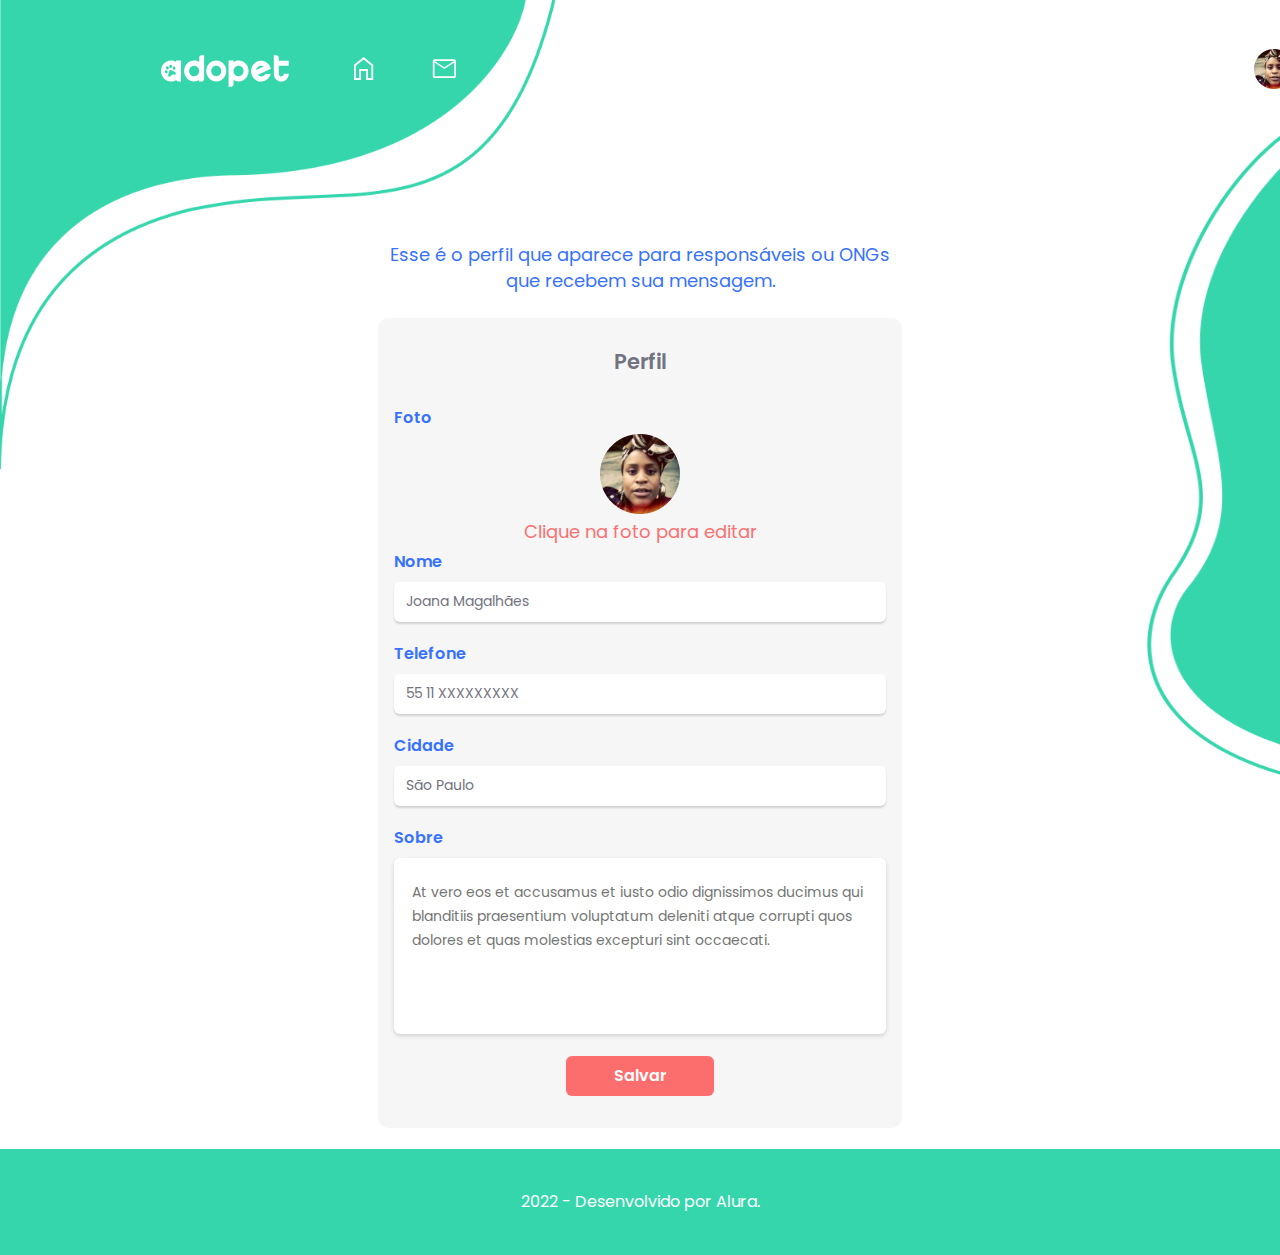
<file: perfil.html>
<!DOCTYPE html>
<html lang="pt_BR">
<head>
    <meta charset="UTF-8">
    <meta name="viewport" content="width=device-width, initial-scale=1.0">
    <title>Adopet</title>
    <link rel="stylesheet" href="./css/perfil.css">
    <link rel="preconnect" href="https://fonts.googleapis.com">
    <link rel="preconnect" href="https://fonts.gstatic.com" crossorigin>
    <link href="https://fonts.googleapis.com/css2?family=IBM+Plex+Sans:wght@500&display=swap" rel="stylesheet">
    <link rel="preconnect" href="https://fonts.googleapis.com">
    <link rel="preconnect" href="https://fonts.gstatic.com" crossorigin>
    <link href="https://fonts.googleapis.com/css2?family=Poppins&display=swap" rel="stylesheet">
</head>
<body>
    <nav id="navigation">
        <header>
            <div class="menu-itens"> 
                <svg class ="logo" width="598" height="142" viewBox="0 0 187 46" fill="none" xmlns="http://www.w3.org/2000/svg">
                    <path d="M59.0084 0H63.0041V34.4637C63.0088 34.9679 62.9163 35.4679 62.732 35.9339C62.5477 36.3999 62.2754 36.8222 61.9315 37.1757C61.6031 37.5424 61.2053 37.8337 60.7635 38.031C60.3216 38.2284 59.8453 38.3275 59.3648 38.3221H55.7221V36.1296C53.5086 37.5263 50.9742 38.2692 48.3888 38.2791C46.4659 38.3086 44.5578 37.9258 42.7819 37.1543C41.0061 36.3829 39.4004 35.2392 38.0638 33.7938C36.7021 32.3756 35.622 30.69 34.8857 28.8338C34.1494 26.9777 33.7714 24.9876 33.7734 22.9782C33.7743 20.973 34.1531 18.9875 34.8882 17.1354C35.6233 15.2832 36.7002 13.6007 38.0574 12.1837C39.4147 10.7668 41.0257 9.64333 42.7983 8.87748C44.571 8.11163 46.4707 7.71842 48.3888 7.7203C50.9666 7.72506 53.4971 8.44453 55.7221 9.80532V3.43921C55.7221 2.52769 56.0682 1.65346 56.6844 1.00859C57.3006 0.363712 58.1365 0.000949493 59.0084 0V0ZM55.7221 23.2075V22.7382C55.6978 21.4194 55.3357 20.1315 54.6735 19.0088C54.024 17.8952 53.115 16.972 52.0314 16.3255C50.9144 15.6707 49.6543 15.3289 48.3736 15.3333C47.0929 15.3377 45.835 15.6881 44.7221 16.3506C43.6152 17.0223 42.6951 17.9842 42.0526 19.1413C41.2374 20.5997 40.9078 22.2996 41.1156 23.9747C41.3233 25.6499 42.0566 27.2057 43.2006 28.3985C44.5572 29.8362 46.4045 30.6518 48.3362 30.6659C50.2679 30.68 52.1258 29.8915 53.5015 28.4738C54.1852 27.7921 54.7333 26.976 55.1144 26.0722C55.4954 25.1685 55.702 24.1949 55.7221 23.2075V23.2075Z" fill="#FCF0E3"/>
                    <path d="M70.3743 12.2059C73.1191 9.3386 76.8391 7.7256 80.7193 7.72023C84.5995 7.71486 88.3236 9.31755 91.0756 12.1772C92.4641 13.5719 93.5636 15.25 94.3058 17.1075C95.0479 18.9649 95.417 20.9621 95.39 22.9749C95.4194 24.9889 95.054 26.988 94.3161 28.8487C93.5782 30.7095 92.4835 32.3925 91.0996 33.794C89.7407 35.2158 88.1272 36.3436 86.3511 37.1131C84.5751 37.8826 82.6715 38.2786 80.749 38.2786C78.8265 38.2786 76.9228 37.8826 75.1468 37.1131C73.3708 36.3436 71.7572 35.2158 70.3983 33.794C69.0137 32.393 67.9187 30.7101 67.1807 28.8492C66.4428 26.9884 66.0777 24.9891 66.1079 22.9749C66.0718 20.9695 66.432 18.978 67.1662 17.1249C67.9003 15.2718 68.9925 13.5972 70.3743 12.2059V12.2059ZM75.5591 28.4239C76.236 29.1365 77.0414 29.7016 77.9288 30.0864C78.8161 30.4713 79.7676 30.6682 80.7283 30.6659C81.6889 30.6636 82.6396 30.462 83.5252 30.0728C84.4108 29.6837 85.2137 29.1147 85.8875 28.3988C86.5778 27.6937 87.1239 26.8494 87.4926 25.917C87.8614 24.9847 88.0451 23.9837 88.0326 22.9749C87.9913 20.9773 87.2032 19.0762 85.8372 17.6788C84.4713 16.2814 82.6361 15.4988 80.725 15.4988C78.8138 15.4988 76.9787 16.2814 75.6127 17.6788C74.2468 19.0762 73.4587 20.9773 73.4173 22.9749C73.4071 23.9881 73.5927 24.993 73.9631 25.9293C74.3335 26.8657 74.881 27.7142 75.5728 28.4239H75.5591Z" fill="#FCF0E3"/>
                    <path d="M127.653 19.8721C128.121 22.1743 128.061 24.5595 127.478 26.8329C126.949 29.0016 125.97 31.022 124.61 32.7512C123.25 34.4456 121.558 35.8151 119.648 36.7672C117.505 37.8574 115.136 38.3711 112.755 38.2617C110.373 38.1522 108.056 37.423 106.013 36.1403V42.1374C106.018 42.6417 105.926 43.142 105.742 43.6081C105.558 44.0741 105.285 44.4964 104.94 44.8493C104.605 45.221 104.198 45.5152 103.747 45.7133C103.297 45.9113 102.811 46.0087 102.322 45.9993H98.7207V7.6665H106.013V9.81601C107.767 8.6953 109.736 7.99289 111.78 7.75882C113.823 7.52475 115.891 7.76478 117.835 8.46182C120.305 9.27783 122.519 10.7725 124.247 12.7895C125.99 14.7736 127.169 17.2262 127.653 19.8721V19.8721ZM108.148 28.4235C109.177 29.4914 110.486 30.2168 111.91 30.5084C113.333 30.7999 114.807 30.6446 116.146 30.0619C117.485 29.4792 118.629 28.4953 119.434 27.2341C120.239 25.9729 120.669 24.4908 120.669 22.9746C120.669 20.9413 119.897 18.9912 118.521 17.5535C117.146 16.1157 115.281 15.308 113.336 15.308C111.391 15.308 109.526 16.1157 108.151 17.5535C106.775 18.9912 106.003 20.9413 106.003 22.9746C105.991 23.987 106.175 24.9914 106.544 25.9277C106.912 26.8641 107.458 27.7129 108.148 28.4235V28.4235Z" fill="#FCF0E3"/>
                    <path d="M179.433 27.0158H186.667C186.683 29.0363 186.184 31.0247 185.221 32.7765C184.275 34.5128 182.895 35.9469 181.228 36.925C179.56 37.9242 177.668 38.4457 175.746 38.4368C174.506 38.4417 173.275 38.2298 172.103 37.8099C169.967 37.0243 168.118 35.5629 166.812 33.6286C165.507 31.6943 164.809 29.3831 164.817 27.0158V0.147018H168.409C169.058 0.143695 169.697 0.324449 170.256 0.670064C170.813 1.01112 171.276 1.4959 171.603 2.07799C171.932 2.66411 172.104 3.33262 172.099 4.01254V7.92822H186.667V15.4766H172.099V27.7968C172.284 28.737 172.795 29.5723 173.535 30.1405C174.275 30.7087 175.19 30.9695 176.104 30.8722C177.017 30.775 177.863 30.3266 178.478 29.6141C179.094 28.9015 179.434 27.9756 179.433 27.0158Z" fill="#FCF0E3"/>
                    <path d="M21.9506 7.6665V9.81601C19.7257 8.45474 17.1951 7.73524 14.6172 7.73099C12.6975 7.69937 10.7918 8.07732 9.01653 8.84174C7.24128 9.60615 5.63377 10.741 4.29224 12.1769C2.90694 13.5728 1.81116 15.2517 1.07307 17.1093C0.334985 18.9669 -0.0296385 20.9634 0.00188251 22.9746C-0.0283849 24.9888 0.336726 26.9881 1.07466 28.8489C1.81259 30.7098 2.90767 32.3927 4.29224 33.7937C5.62858 35.2395 7.23428 36.3834 9.01015 37.1549C10.786 37.9263 12.6943 38.3089 14.6172 38.279C17.3163 38.278 19.9608 37.4835 22.2487 35.9862C22.5515 36.6476 23.0161 37.2136 23.5954 37.627C24.18 38.0568 24.8786 38.2848 25.5932 38.279H29.2531V7.6665H21.9506ZM17.2353 18.4391C17.4135 17.1458 18.4004 16.2896 19.4387 16.5619C20.477 16.8341 21.1727 18.0665 20.9945 19.3562C20.8163 20.6459 19.8294 21.5057 18.791 21.2335C17.7527 20.9612 17.0571 19.7288 17.2353 18.4391ZM13.0169 14.0792C13.949 13.42 15.2237 13.8571 15.8646 15.0536C16.5054 16.2502 16.2723 17.762 15.3403 18.4212C14.4082 19.0804 13.1368 18.6469 12.496 17.4467C11.8552 16.2466 12.0882 14.7599 13.0169 14.0792ZM8.2502 16.2287C9.18229 15.5695 10.4571 16.003 11.0979 17.2031C11.7387 18.4033 11.5057 19.9115 10.5736 20.5707C9.64148 21.2299 8.37013 20.7964 7.72932 19.5963C7.08851 18.3961 7.32153 16.9094 8.2502 16.243V16.2287ZM9.52839 25.425C8.99724 26.3923 7.73618 26.5714 6.71156 25.8262C5.68695 25.0811 5.28944 23.6767 5.82059 22.7274C6.35175 21.778 7.61281 21.581 8.63742 22.3261C9.66204 23.0713 10.063 24.472 9.52839 25.4393V25.425ZM20.9671 27.9327C19.6786 28.9645 17.787 27.7751 16.2244 28.4701C14.6412 29.1042 14.0655 31.3361 12.4549 31.526C10.8443 31.7159 9.61064 29.8852 11.0842 26.5535C12.0437 24.3108 11.7764 22.3906 13.548 21.5881C15.354 20.8716 16.4403 22.4587 18.6642 23.3794C21.93 24.7049 22.2555 26.9189 20.9671 27.9471V27.9327Z" fill="#FCF0E3"/>
                    <path d="M152.447 27.2449C151.703 28.5761 150.577 29.6289 149.229 30.2542C147.885 30.9 146.383 31.094 144.929 30.8095C143.509 30.5517 142.191 29.8684 141.135 28.8427L160.349 19.847L160.123 18.8081C160.098 18.615 160.053 18.4253 159.989 18.242C159.874 17.805 159.727 17.3775 159.551 16.9631C158.959 15.5523 158.149 14.2534 157.152 13.119C155.144 10.6457 152.404 8.94266 149.366 8.27908C146.306 7.54783 143.1 7.89418 140.248 9.26427C138.343 10.1466 136.642 11.4454 135.258 13.0732C133.874 14.7009 132.84 16.6198 132.225 18.7006C131.629 20.7515 131.447 22.9097 131.691 25.0381C131.98 27.5662 132.881 29.9754 134.309 32.0383C135.619 33.9904 137.351 35.5926 139.364 36.715C141.376 37.8375 143.614 38.4488 145.894 38.4994C148.175 38.55 150.435 38.0384 152.491 37.0062C154.548 35.974 156.343 34.45 157.731 32.5577C158.884 30.9717 159.732 29.1676 160.229 27.2449H152.447ZM140.412 18.3423C141.134 17.3735 142.077 16.6087 143.154 16.1176C144.226 15.6053 145.403 15.3764 146.58 15.4513C147.738 15.5265 148.864 15.8717 149.877 16.4615L138.952 21.5666C139.204 20.392 139.703 19.2907 140.412 18.3423V18.3423Z" fill="#FCF0E3"/>
                </svg>
                
                <a href="./index.html">
                    <svg width="20" height="23" viewBox="0 0 20 23" fill="none" xmlns="http://www.w3.org/2000/svg">
                            <path d="M0 23V7.66667L9.66 0L19.2 7.66667V23H12.18V13.8958H6.99V23H0ZM1.8 21.0833H5.19V11.9792H13.98V21.0833H17.4V8.625L9.66 2.39583L1.8 8.625V21.0833Z" fill="white"/>
                    </svg>   
                </a>
    
                <a href="./mensagem.html">
                        <svg width="24" height="20" viewBox="0 0 24 20" fill="none" xmlns="http://www.w3.org/2000/svg">
                        <path d="M2.54206 19.0073C2.07928 19.0073 1.67435 18.8304 1.32727 18.4767C0.980182 18.1231 0.806641 17.7104 0.806641 17.2388V1.91247C0.806641 1.44089 0.980182 1.02826 1.32727 0.674571C1.67435 0.320886 2.07928 0.144043 2.54206 0.144043H22.2101C22.6729 0.144043 23.0778 0.320886 23.4249 0.674571C23.772 1.02826 23.9455 1.44089 23.9455 1.91247V17.2388C23.9455 17.7104 23.772 18.1231 23.4249 18.4767C23.0778 18.8304 22.6729 19.0073 22.2101 19.0073H2.54206ZM12.3761 10.1062L2.54206 3.53353V17.2388H22.2101V3.53353L12.3761 10.1062ZM12.3761 8.33776L22.0944 1.91247H2.68668L12.3761 8.33776ZM2.54206 3.53353V1.91247V3.53353V17.2388V3.53353Z" fill="white"/>
                        </svg>
                </a>

                <a href="./login.html">
                    <img src="./assets/perfil.png" alt="">
                </a>
            </div>
        </header>
    </nav>

    <section id="home">
        <div class="container">
            <div class="content">
                <p>
                    Esse é o perfil que aparece para responsáveis ou ONGs que recebem sua mensagem.
                </p>
                <div class="registration">
                    <div class="profile">
                        <h2>Perfil</h2>
                        <h3>Foto</h3>
                        <img src="./assets/perfil.png" alt="">
                        <p>Clique na foto para editar</p>
                    </div>
                    <form action="">

                        <label for="nome">Nome</label>
                        <input type="nome" placeholder="Joana Magalhães">

                        <label for="telefone">Telefone</label>
                        <input type="telefone" placeholder="55 11 XXXXXXXXX">

                        <label for="cidade">Cidade</label>
                        <input type="cidade" placeholder="São Paulo">

                        <label for="sobre" id="sobre">Sobre</label>
                        <textarea id="sobre" placeholder="At vero eos et accusamus et iusto odio dignissimos ducimus qui blanditiis praesentium voluptatum deleniti atque corrupti quos dolores et quas molestias excepturi sint occaecati."></textarea>
                        
                        <a href="#" class="button">Salvar</a>

                    </form>
                    
                </div>
                
            </div>
        </div>
    </section>

    <footer>
        <div class="container">
            <div class="content">
                <p>2022 - Desenvolvido por Alura.</p>
            </div>
        </div>
    </footer>
</body>
</html>
</file>
<file: css/style.css>
*{
    margin: 0;
    padding: 0;
    box-sizing: border-box;
    font-family: 'Poppins', sans-serif;
}

:root{
    font-size: 62.5%; /* 1rem = 10px */
    --bg-color:hsl(222, 100%, 61%);
    --button-color:hsl(360, 96%, 71%);
    
}
html{
    height: 100%;
    min-height: 100%;
}

body{
    background-image: url("../assets/Forma1.png"),url("../assets/Forma2.png");
    background-repeat: no-repeat;
    background-size: 33.325rem 27.352rem, 8.4rem 41.5rem;
    background-origin: padding-box;
    background-color: var(--bg-color);
    background-position: left top, right center;
}

.container{
    width: min(120rem, 100%);
    margin-inline: auto;
    display: flex;
    justify-content: center;
    flex-direction: column;
    align-items: center;
}

/* NAV BAR --------------------- */
nav{
    width: min(170rem, 100%);
    margin-inline: auto;
}
nav .menu-itens{
    display: flex;
    width: fit-content;
    align-items: center;
    margin-top: 4.8rem;
    margin-left: 4.8rem;
    margin-right: 5.8rem;
}

nav .menu-itens a:nth-child(2){
    margin-right: 5.8rem;
}

nav .menu-itens svg.logo{
    width: 12.8rem;
    visibility: hidden;
    display: none;
}
/* SECTION HOME --------------------- */
#home .container svg{
    margin-top: 17.5rem;
    margin-bottom: 3.1rem;
    width: 18.6rem;
    height: 4.6rem;
}

#home .container h1{
    font-family: 'IBM Plex Sans', sans-serif;
    color: white;
    font-weight: 500;
    font-size: 2.6rem;
    line-height: 142%;
    margin-bottom: 1.6rem;
    margin-left: 1rem;
}

#home .content{
    width: 24rem;
    margin-left: 5.6rem;
    margin-right: 5.6rem;
    text-align: center;
    
}

#home .content p{
    color: white;
    font-size: 1.6rem;
    line-height: 100%;
    margin-bottom: 2.4rem;
    vertical-align: top;
}

#home .container .button{
    background: var(--button-color);
    

    font-size: 1.6rem;
    font-weight: 600;
    line-height: 2.4rem;
    color: white;

    margin-bottom: 1.6rem;
    border: none;
    border-radius: .6rem;
    width: 18rem;
    height: 4rem;

    border: 1px solid #3772FF;
    cursor: pointer;

    display: flex;
    justify-content: center;
    align-items: center;
    margin-inline: auto;

    text-decoration: none;
}

#home .content img{
    width: 24.7rem;
    position: absolute;
    display: flex;
    margin-top:2.4rem;
    z-index: -1;
}
/* footer ------------- */

footer{
    background-color: #36D6AD;
    color: white;
    margin-top: 31.9rem;
}

footer p{
    margin-block: 4.1rem;
    font-size: 1.6rem;
    line-height: 2.4rem;
    height: 400;
    text-align: center;
}


/* Responsive ------------ Tablet */
@media (min-width: 768px) {
/* Configs Geral 768 ---- reset */
    nav#navigation *{
        visibility: initial;
        display: initial;
        margin-top: 0;
    }

    #home .container *{
        margin: 0;
        padding: 0;
        display: initial;
        flex-direction: initial;
        position: initial;
        font-size: initial;
        font-weight: initial;
        color: initial;
    }

    body{
        overflow: auto;
        background-size: 56.097rem 47rem, 13.4rem 66.4rem;

    }

/* Nav -------- */

    #navigation .menu-itens{
        display: flex;
        align-items: center;
    }

    nav .menu-itens a:nth-child(2){
        margin-left:6.8rem;
    }

    nav .menu-itens svg.logo path{
        fill: #ffffff;
    }

    #home .container header{
        text-align: center;
        display: flex;
        justify-content: center;
        flex-direction: column;
        align-items: center;
        margin-inline: auto;
    }

    #home .container header svg{
        height: 62px;
        width: 25.15rem;
        margin-top: 10rem;
    }

    #home .container header svg path{
        fill: #FCF0E3;
    }

    #home .container h1{
        font-size: 2.8rem;
        line-height: 4.8rem;
        font-family: 'Poppins', sans-serif;
    }

    #home .content{
        width: 34.4rem;
        display: flex;
        text-align: center;
        justify-content: center;
        flex-direction: column;
        margin-inline: auto;
        
    }

    #home .content p{
        visibility: hidden;
        position: relative;
        margin-bottom: 3.4rem;

    }

    #home .content p:after{
        visibility: visible;
        text-align: center;
        font-weight: 400;
        line-height: 2.6rem;
        font-size: 1.8rem;
    
        content: "Adotar pode mudar uma vida. Que tal buscar seu novo melhor amigo hoje? \A" "Vem com a gente!";
        white-space: pre-wrap;
        
    }

    #home .content .button{
        width: 34.4rem;
        font-size: 1.8rem;
    }

    #home .content img{
        width: 33.8rem;
        position: absolute;
        top: 670px;
    }

    footer{
        margin-top: 43rem;
    }
}

@media (min-width: 1440px){
    #navigation .menu-itens{
        margin-left: 16.1rem;
    }
}
</file>
<file: css/cadastro.css>
*{
    margin: 0;
    padding: 0;
    box-sizing: border-box;
    font-family: 'Poppins', sans-serif;
}

:root{
    font-size: 62.5%; /* 1rem = 10px */
    --bg-color:#3874ff;
    --button-color:#fc6e6e;
    --adopet-color:#3772FF;
    --color-forms:#737380;
    
}
html{
    height: 100%;
    min-height: 100%;
}

body{
    background-image: url("../assets/Patas.png"),url("../assets/Forma1.png"), url("../assets/Forma-2.png");
    background-repeat: no-repeat;
    background-size: 189px 243.41px, 33.3rem 27.3rem, 82.73px 415px;
    background-origin: content-box;
    background-color: white;
    background-position:right top, left top, bottom left;
}

.container{
    width: min(50rem, 100%);
    margin-inline: auto;
    display: flex;
    justify-content: center;
    flex-direction: column;
    align-items: center;
}

/* NAV BAR --------------------- */
nav{
    width: min(170rem, 100%);
    margin-inline: auto;
}
nav .menu-itens{
    display: flex;
    width: fit-content;
    align-items: center;
    margin-top: 4.8rem;
    margin-left: 4.8rem;
    margin-right: 5.8rem;
}

nav .menu-itens a:nth-child(2){
    margin-right: 5.8rem;
}
nav .menu-itens svg.logo{
    width: 12.8rem;
    visibility: hidden;
    display: none;
}

/* SECTION HOME --------------------- */
#home .container svg{
    margin-top: 6.1rem;
    margin-bottom: 3.1rem;
}

#home .container svg path{
    fill:var(--adopet-color);
}

#home .content{
    width: 31.2rem;
    margin-left: 5.6rem;
    margin-right: 5.6rem;
    text-align: center;
    
}

#home .content p{
    color: var(--adopet-color);
    font-size: 1.6rem;
    line-height: 100%;
    margin-bottom: 2.4rem;
    vertical-align: top;
}

#home .container .button{
    background: var(--button-color);

    font-size: 1.6rem;
    font-weight: 600;
    line-height: 2.4rem;
    color: white;

    margin-bottom: 1.6rem;
    border: none;
    border-radius: .6rem;
    width: 14.8rem;
    height: 4rem;

    cursor: pointer;

    display: flex;
    justify-content: center;
    align-items: center;
    margin-inline: auto;

    text-decoration: none;
}

/* Formulario #home --------------- */

#home .registration form{
    display: flex;
    flex-direction: column;
    margin-block: 2.4rem;
}

#home .registration form label{
    font-weight: 400;
    font-size: 1.6rem;
    color:var(--color-forms);
    line-height: 2.4rem;
}

#home .registration form input{
    background-color: #F6F6F6;
    color: var(--color-forms);
    border-radius: .6rem;
    box-shadow: 0px 2px 2px rgba(0, 0, 0, 0.15);

    width: 31.2rem;
    height: 4rem;
    text-align: center;

    border: none;
    resize: none;
    outline: none;
    margin-bottom: 2rem;
}

#home .registration form input::placeholder{
    font-size: 1.2rem;
    color: #BCBCBC;
    line-height: 1.6rem;
}
#home .registration form input.senha{
    background-image: url("../assets/Vector.png");
    background-repeat: no-repeat;
    background-size: 1.8rem;
    background-position: center right 1.6rem;
}

/* footer ------------- */

footer{
    background-color: #36D6AD;
    color: white;
    margin-top: 10.5rem ;
}

footer p{
    margin-block: 4.1rem;
    font-size: 1.6rem;
    line-height: 2.4rem;
    height: 400;
    text-align: center;
}

@media (min-width: 768px){
/* Configs Reset -------- */
    nav#navigation *{
        visibility: initial;
        display: initial;
        margin-top: 0;
    }

    body{
        overflow: auto;
        background-image: url("../assets/Patas.png"),url("../assets/Forma1.png"), url("../assets/Forma2.png");
        background-size: 18.9rem 28.3rem, 55.6rem 47rem, 13.4rem 66.4rem;
        background-position:right top, left top, bottom right;
    }
/* Nav ------------- */
    #navigation .menu-itens svg.logo path{
        fill: #FFFFFF;
    }
    
    #navigation .menu-itens a:nth-child(2){
        margin-left: 6.5rem;

    }

    #navigation .menu-itens{
        display: flex;
        align-items: center;
    }
/* Home ---------------- */
    #home .container header svg{
        height: 62px;
        width: 25.15rem;
        margin-top: 10rem;
    }

    #home .container{
        margin-top: 0;
    }

    #home .content{
        width: 50rem;
        display: flex;
        justify-content: center;
        flex-direction: column;
        align-items: center;
    }

    #home .content p{
        font-size: 1.8rem;
        line-height: 2.6rem;
    }

    #home .registration form input::placeholder{
        font-size: 1.4rem;
    }

    #home .registration form label.nome,input.nome{
        order: -1;
    }
}

@media (min-width:1280px){
    #navigation .menu-itens svg.logo{
        margin-left: 16.1rem;
    }

    #navigation .menu-itens{
        margin-left: 0;
    }
}
</file>
<file: css/home.css>
*{
    margin: 0;
    padding: 0;
    box-sizing: border-box;
    font-family: 'Poppins', sans-serif;
}

:root{
    font-size: 62.5%; /* 1rem = 10px */
    --bg-color:#3874ff;
    --button-color:#fc6e6e;
    --adopet-color:#3772FF;
    --color-forms:#737380;
    --bg-gray:#F6F6F6;
    
}
html{
    height: 100%;
    min-height: 100%;
}

body{
    background-image: url("../assets/Forma1.png");
    background-repeat: no-repeat;
    background-size: 33.3rem 27.3rem;
    background-origin: content-box;
    background-color: white;
    background-position:left top;
    overflow: overlay;
}

ul{
    list-style:none;
}
.container{
    margin-inline: auto;
    display: flex;
    justify-content: center;
    flex-direction: column;
    align-items: center;
}


/* NAV BAR --------------------- */
nav{
    width: 100vw;
    margin-inline: auto;
}
nav .menu-itens{
    display: flex;
    width: fit-content;
    align-items: center;
    margin-top: 4.8rem;
    margin-left: 4.8rem;
    margin-right: 5.8rem;
}

nav .menu-itens a:nth-child(2){
    margin-right: 5.8rem;
}

nav .menu-itens a:nth-child(3){
    margin-right: 13.4rem;
}

nav .menu-itens svg.logo{
    width: 12.8rem;
    visibility: hidden;
    display: none;
}
/* SECTION HOME --------------------- */

#home .content{
    text-align: center;
    margin-top: 6rem;
    margin-inline: auto;
    width: 100vw;
}

#home .content p{
    color: var(--adopet-color);
    font-size: 1.6rem;
    line-height: 100%;
    line-height: 2rem;
    margin-bottom: 2.4rem;
    vertical-align: top;
    width: 22.6rem;
    margin-inline: auto;
}

/* Pets #home --------------- */
#home .petsList{
    display: flex;
    flex-wrap: wrap;
    gap: 1.6rem;
    margin-inline: auto;
    width: min(170rem,100%);
    align-items: center;
    justify-content: center;
}

#home .pets{
    background-color: var(--bg-gray);
    display: flex;
    justify-content: center;
    align-items: center;
    width: 36.2rem;
    height: 22rem;
}

#home .pets img{
    width: 14.8rem;
    height: 14.8rem;
    margin-left: 6.4rem;
    margin-block: 2.4rem;
}

#home .pet-info{
    text-align: left;
    margin-left: 1.6rem;
}

#home .pet-info h2{
    color: var(--adopet-color);
    margin-bottom: .8rem;
    margin-top: 1.6rem;
}

#home .pet-info h4{
    color: var(--color-forms);
    font-weight: 400;
    line-height: 2rem;
    font-size: 1.4rem;
}

#home .pet-info h4.profile{
    margin-bottom: 3rem;
}

#home .pet-info p{
    color: var(--color-forms);
    margin-bottom: .7rem;
}

#home .pet-info ul{
    display: flex;
    gap: .8rem;
    margin-bottom: 1.9rem;
    color: var(--color-forms);
}

/* footer ------------- */

footer{
    background-color: #36D6AD;
    color: white;
}

footer p{
    margin-block: 4.1rem;
    font-size: 1.6rem;
    line-height: 2.4rem;
    height: 400;
    text-align: center;
}

@media (min-width: 768px){

    body{
        background-size: 55.98rem 46.9rem;
        overflow: auto;
    }

    nav#navigation *{
        display: initial;
        visibility: initial;
        margin-top: 0;
    }

    nav .menu-itens a:nth-child(3){
        margin-right: 32.5rem;
    }

    #navigation .menu-itens{
        display: flex;
        align-items: center;
    }

    #navigation .menu-itens svg.logo path{
        fill: #FFFFFF;
    }

    #navigation .menu-itens svg.logo{
        margin-right: 6.5rem;
    }

    #home .petsList article.pets:last-child{
        position: relative;
        margin-right:392px;
        margin-left: 13px;
        margin-bottom: 3.2rem;
    }

    #home .petsList{
        margin-left: 1rem;
    }

    #home .content{
        margin-top: 12rem;
    }
}
@media (min-width:1120px){

    body{
        background-image: url("../assets/Forma1.png"), url("../assets/Forma2.png");
        background-position: top left, center right;
        background-size: 55.98rem 46.9rem, 13.4rem 66.4rem;
        overflow: auto;
    }

    nav .menu-itens a:nth-child(3){
        margin-right: 79.8rem;
    }

    #navigation .menu-itens svg.logo{
        margin-left: 16.1rem;
    }

    #navigation .menu-itens{
        margin-left: 0;
    }

   
    #home .content p:nth-child(1){
        font-size: 1.8rem;
        display: block;
        width: 100%;
    }

    #home .petsList article.pets:last-child{
        position: initial;
        margin-right:0;
        margin-left: 0;
        margin-bottom: 0;
    }

    #home .petsList{
        margin-bottom: 6rem;
    }

    #home .pet-info p{
        font-size: 1.2rem;
    }
}
</file>
<file: css/login.css>
*{
    margin: 0;
    padding: 0;
    box-sizing: border-box;
    font-family: 'Poppins', sans-serif;
}

:root{
    font-size: 62.5%; /* 1rem = 10px */
    --bg-color:#3874ff;
    --button-color:#fc6e6e;
    --adopet-color:#3772FF;
    --color-forms:#737380;
    
}
html{
    height: 100%;
    min-height: 100%;
}

body{
    background-image: url("../assets/Patas.png"),url("../assets/Forma1.png"), url("../assets/Forma-2.png");
    background-repeat: no-repeat;
    background-size: 18.9rem 28.3rem, 33.3rem 27.3rem, 8.4rem 41.5rem;
    background-origin: content-box;
    background-color: white;
    background-position:right top, left top, bottom left;
}

.container{
    width: min(50rem, 100%);
    margin-inline: auto;
    display: flex;
    justify-content: center;
    flex-direction: column;
    align-items: center;
}

/* NAV BAR --------------------- */
nav{
    width: min(170rem, 100%);
    margin-inline: auto;
}
nav .menu-itens{
    display: flex;
    width: fit-content;
    align-items: center;
    margin-top: 4.8rem;
    margin-left: 4.8rem;
    margin-right: 5.8rem;
}

nav .menu-itens a:nth-child(2){
    margin-right: 5.8rem;
}
nav .menu-itens svg.logo{
    width: 12.8rem;
    visibility: hidden;
    display: none;
}

/* SECTION HOME --------------------- */
#home .container svg{
    margin-top: 15.6rem;
    margin-bottom: 5.6rem;
}

#home .container svg path{
    fill:var(--adopet-color);
}

#home .content{
    width: 31.2rem;
    margin-left: 5.6rem;
    margin-right: 5.6rem;
    text-align: center;
}

#home .content p{
    color: var(--adopet-color);
    font-size: 1.6rem;
    line-height: 100%;
    margin-bottom: 2.4rem;
    vertical-align: top;
}

#home .container .button{
    background: var(--button-color);

    font-size: 1.6rem;
    font-weight: 600;
    line-height: 2.4rem;
    color: white;

    margin-bottom: 1.6rem;
    border: none;
    border-radius: .6rem;
    width: 14.8rem;
    height: 4rem;

    cursor: pointer;

    display: flex;
    justify-content: center;
    align-items: center;
    margin-inline: auto;

    text-decoration: none;
}

/* Formulario #home --------------- */

#home .registration form{
    display: flex;
    flex-direction: column;
    margin-block: 2.4rem;
}

#home .registration form label{
    font-weight: 400;
    font-size: 1.6rem;
    color:var(--color-forms);
    line-height: 2.4rem;
}

#home .registration form input{
    background-color: #F6F6F6;
    color: var(--color-forms);
    border-radius: .6rem;
    box-shadow: 0px 2px 2px rgba(0, 0, 0, 0.15);

    width: 31.2rem;
    height: 4rem;
    text-align: center;

    border: none;
    resize: none;
    outline: none;
    margin-bottom: 2rem;
}

#home .registration form input::placeholder{
    font-size: 1.2rem;
    color: #BCBCBC;
    line-height: 1.6rem;
}
#home .registration form input.senha{
    background-image: url("../assets/Vector.png");
    background-repeat: no-repeat;
    background-size: 1.8rem;
    background-position: center right 1.6rem;
    margin-bottom: .8rem;
}

#home .registration form a{
    color: #FC7071;
    font-size: 1.2rem;
    line-height: 2.4rem;
    margin-bottom: 2.4rem;
}

/* footer ------------- */

footer{
    background-color: #36D6AD;
    color: white;
    margin-top: 24.7rem ;
}

footer p{
    margin-block: 4.1rem;
    font-size: 1.6rem;
    line-height: 2.4rem;
    height: 400;
    text-align: center;
}

@media (min-width: 768px){
    
    nav#navigation *{
        display: initial;
        visibility: initial;
        margin-top: 0;
    }

    body{
        overflow: auto;
        background-image: url("../assets/Patas.png"),url("../assets/Forma1.png"), url("../assets/Forma2.png");
        background-size: 18.9rem 28.3rem, 55.6rem 47rem, 13.4rem 66.4rem;
        background-position:right top, left top, bottom right;
    }

    #navigation .menu-itens{
        display: flex;
        align-items: center;
    }

    #navigation .menu-itens svg.logo{
        margin-right: 6.5rem;
    }

    #navigation .menu-itens svg.logo path{
        fill: #FFFFFF;
    }

    #home .container header svg{
        height: 62px;
        width: 25.15rem;
        margin-top: 10rem;
    }

    #home .content p{
        font-size: 1.8rem;
    }
}

@media (min-width: 1440px){
    body{
        background-position:right top, left top, center right;
    }
}
</file>
<file: css/mensagem.css>
*{
    margin: 0;
    padding: 0;
    box-sizing: border-box;
    font-family: 'Poppins', sans-serif;
}

:root{
    font-size: 62.5%; /* 1rem = 10px */
    --bg-color:#3874ff;
    --button-color:#fc6e6e;
    --adopet-color:#3772FF;
    --color-forms:#737380;
    --bg-gray:#F6F6F6;
    
}
html{
    height: 100%;
    min-height: 100%;
}

body{
    background-image: url("../assets/Forma1.png");
    background-repeat: no-repeat;
    background-size: 33.3rem 27.3rem;
    background-origin: content-box;
    background-color: white;
    background-position:left top;
}

.container{
    width: min(50rem, 100%);
    margin-inline: auto;
    display: flex;
    justify-content: center;
    flex-direction: column;
    align-items: center;
}

/* NAV BAR --------------------- */
nav{
    width: min(170rem, 100%);
    margin-inline: auto;
}
nav .menu-itens{
    display: flex;
    width: fit-content;
    align-items: center;
    margin-top: 4.8rem;
    margin-left: 4.8rem;
    margin-right: 5.8rem;
}

nav .menu-itens a:nth-child(2){
    margin-right: 5.8rem;
}

nav .menu-itens a:nth-child(3){
    margin-right: 13.4rem;
}

nav .menu-itens svg.logo{
    width: 12.8rem;
    visibility: hidden;
    display: none;
}
/* SECTION HOME --------------------- */

#home .content{
    width: 31.2rem;
    margin-left: 6.7rem;
    margin-right: 6.7rem;
    text-align: center;
    margin-top: 6rem;
}

#home .content p{
    color: var(--adopet-color);
    font-size: 1.6rem;
    line-height: 100%;
    line-height: 2rem;
    margin-bottom: 2.4rem;
    vertical-align: top;
    width: 22.6rem;
    margin-inline: auto;

}

/* Formulario #home --------------- */

#home .registration{
    background-color: var(--bg-gray);
    width: 31.2rem;
    height: auto;
    border-radius: 1rem;
}

#home .registration form{
    display: flex;
    flex-direction: column;
    margin-block: 2.4rem;
    text-align: left;
}

#home .registration form label:nth-child(1){
    margin-top: 2.7rem;
}

#home .registration form label{
    font-weight: 600;
    font-size: 1.6rem;
    color:var(--adopet-color);
    line-height: 2.4rem;
    margin-left: 1.6rem;
    margin-bottom: .8rem;
}

#home .registration form input{
    background-color: white;
    color: var(--color-forms);
    border-radius: .6rem;
    box-shadow: 0px 2px 2px rgba(0, 0, 0, 0.15);

    width: 28rem;
    height: 4rem;
    
    text-align: center;

    border: none;
    resize: none;
    outline: none;
    margin-bottom: 2rem;
    margin-inline: 1.6rem;
}

#home .registration form input::placeholder{
    font-size: 1.4rem;
    color: #BCBCBC;
    line-height: 1.6rem;
    text-align: left;
    padding: 1.6rem 1.2rem;

}

#home .registration form textarea{
    color: var(--color-forms);
    width: 28rem;
    height: 17.2rem;

    box-shadow: 0px 2px 4px rgba(0, 0, 0, 0.15);
    border-radius: 6px;
    text-align: center;
    margin-left: 1.6rem;
    border: none;
    outline: none;
    resize: none;
    padding-left: .6rem;
    padding-top: .6rem;
}

#home .registration form textarea::placeholder{
    font-size: 1.4rem;
    line-height: 2.4rem;
    padding: 1.6 1.2;
    font-weight: 400;
    color: #BCBCBC;

}

#home .registration #mensagem{
    margin-bottom: 1.6rem;
    text-align: left;
}


#home .container .button{
    background: var(--button-color);

    font-size: 1.6rem;
    font-weight: 600;
    line-height: 2.4rem;
    color: white;

    border: none;
    border-radius: .6rem;
    width: 14.8rem;
    height: 4rem;

    cursor: pointer;

    display: flex;
    justify-content: center;
    align-items: center;
    margin-inline: auto;
    margin-bottom: 3.2rem;
    margin-top: 2.2rem;


    text-decoration: none;
}


/* footer ------------- */

footer{
    background-color: #36D6AD;
    color: white;
    margin-top: 1.6rem ;
}

footer p{
    margin-block: 4.1rem;
    font-size: 1.6rem;
    line-height: 2.4rem;
    height: 400;
    text-align: center;
}


@media (min-width: 768px){
    body{
        overflow: auto;
        background-image:url("../assets/Forma1.png"), url("../assets/Forma2.png");
        background-size:55.6rem 47rem, 13.4rem 66.4rem;
        background-position:left top, center right;
    }
    nav#navigation *{
        display: initial;
        visibility: initial;
        margin-top: 0;
    }

    #home *{
        margin:0;
        padding: 0;
    }

    nav .menu-itens a:nth-child(3){
        margin-right: 32.5rem;
    }

    #navigation .menu-itens{
        display: flex;
        align-items: center;
    }
    
    #navigation .menu-itens svg.logo path{
        fill: #FFFFFF;
    }

    #navigation .menu-itens svg.logo{
        margin-right: 6.5rem;
    }

    #home .content p{
        font-size: 1.8rem;
        width: 52.4rem;
        font-weight: 400;
        line-height: 2.6rem;
     
    }
    #home .registration{
        background-color: var(--bg-gray);
        width: 52.4rem;
        height: auto;
        border-radius: 1rem;
    }

    #home .registration form input{
        width: 49.2rem;
    }

    #home .registration form textarea{
        width: 49.2rem
    }

    #home .container{
        width: 100%;
    }
    #home .content{
        width: 52.4rem;
        margin-top: 10rem;
    }
}

@media (min-width:1240px){

    nav .menu-itens a:nth-child(3){
        margin-right: 79.8rem;
    }

    #navigation .menu-itens svg.logo{
        margin-left: 16.1rem;
    }

    #navigation .menu-itens{
        margin-left: 0;
    }
}
</file>
<file: css/perfil.css>
*{
    margin: 0;
    padding: 0;
    box-sizing: border-box;
    font-family: 'Poppins', sans-serif;
}

:root{
    font-size: 62.5%; /* 1rem = 10px */
    --bg-color:#3874ff;
    --button-color:#fc6e6e;
    --adopet-color:#3772FF;
    --color-forms:#737380;
    --bg-gray:#F6F6F6;
    
}
html{
    height: 100%;
    min-height: 100%;
}

body{
    background-image: url("../assets/Forma1.png");
    background-repeat: no-repeat;
    background-size: 33.3rem 27.3rem;
    background-origin: content-box;
    background-color: white;
    background-position:left top;
}

.container{
    width: min(50rem, 100%);
    margin-inline: auto;
    display: flex;
    justify-content: center;
    flex-direction: column;
    align-items: center;
}

/* NAV BAR --------------------- */
nav{
    width: min(170rem, 100%);
    margin-inline: auto;
}
nav .menu-itens{
    display: flex;
    width: fit-content;
    align-items: center;
    margin-top: 4.8rem;
    margin-left: 4.8rem;
    margin-right: 5.8rem;
}

nav .menu-itens a:nth-child(2){
    margin-right: 5.8rem;
}

nav .menu-itens a:nth-child(3){
    margin-right: 13.4rem;
}

nav .menu-itens img{
    width: 4rem;
}

nav .menu-itens svg.logo{
    width: 12.8rem;
    visibility: hidden;
    display: none;
}
/* SECTION HOME --------------------- */

#home .registration{
    background-color: var(--bg-gray);
    width: 31.2rem;
    height: auto;
    border-radius: 1rem;
}

#home .content{
    width: 31.2rem;
    margin-left: 6.7rem;
    margin-right: 6.7rem;
    text-align: center;
    margin-top: 6rem;
}

#home .content p{
    color: var(--adopet-color);
    font-size: 1.6rem;
    line-height: 100%;
    line-height: 2rem;
    margin-bottom: 2.4rem;
    vertical-align: top;
    width: 24.7rem;
    margin-inline: auto;
}

#home .profile h2{
    font-size: 2.1rem;
    color: #737380;
    line-height: 2.4rem;
    font-weight: 600;
    padding-top: 3.2rem;
}

#home .profile h3{
    color: var(--adopet-color);
    float: left;
    margin-left: 1.6rem;
    font-weight: 600;
    font-size: 1.6rem;
    line-height: 2.4rem;
    position: absolute;
    padding-top: 3.2rem;
}

#home .profile img{
    padding-top: 6rem;
    cursor: pointer;
}

#home .profile p{
    color: #FC7071;
    font-size: 1.2rem;
    font-weight: 400;
    line-height: 2.4rem;
    margin-bottom: .5rem;
}

/* Formulario #home --------------- */

#home .registration form{
    display: flex;
    flex-direction: column;
    margin-block: .5rem;
    text-align: left;
}

#home .registration form label{
    font-weight: 600;
    font-size: 1.6rem;
    color:var(--adopet-color);
    line-height: 2.4rem;
    margin-left: 1.6rem;
    margin-bottom: .8rem;
}

#home .registration form input{
    background-color: white;
    color: var(--color-forms);
    border-radius: .6rem;
    box-shadow: 0px 2px 2px rgba(0, 0, 0, 0.15);

    width: 28rem;
    height: 4rem;
    
    text-align: center;

    border: none;
    resize: none;
    outline: none;
    margin-bottom: 2rem;
    margin-inline: 1.6rem;
}

#home .registration form input::placeholder{
    font-size: 1.4rem;
    color: var(--color-forms);
    line-height: 1.6rem;
    text-align: left;
    padding: 1.6rem 1.2rem;

}

#home .registration form textarea{
    color: var(--color-forms);
    width: 28rem;
    height: 17.6rem;

    box-shadow: 0px 2px 4px rgba(0, 0, 0, 0.15);
    border-radius: 6px;
    text-align: left;
    margin-left: 1.6rem;
    border: none;
    outline: none;
    resize: none;
    padding-left: .6rem;
    padding-top: .6rem;
}

#home .registration form textarea::placeholder{
    font-size: 1.4rem;
    line-height: 2.4rem;
    font-weight: 400;
    padding: 1.6rem 1.2rem;
    text-align: left;
}




#home .container .button{
    background: var(--button-color);
    font-size: 1.6rem;
    font-weight: 600;
    line-height: 2.4rem;
    color: white;

    border: none;
    border-radius: .6rem;
    width: 14.8rem;
    height: 4rem;

    cursor: pointer;

    display: flex;
    justify-content: center;
    align-items: center;
    margin-inline: auto;
    margin-bottom: 3.2rem;
    margin-top: 2.2rem;


    text-decoration: none;
}


/* footer ------------- */

footer{
    background-color: #36D6AD;
    color: white;
    margin-top: 1.6rem ;
}

footer p{
    margin-block: 4.1rem;
    font-size: 1.6rem;
    line-height: 2.4rem;
    height: 400;
    text-align: center;
}

@media (min-width: 768px){
    body{
        overflow: auto;
        background-image:url("../assets/Forma1.png"), url("../assets/Forma2.png");
        background-size:55.6rem 47rem, 13.4rem 66.4rem;
        background-position:left top, center right;
    }
    nav#navigation *{
        display: initial;
        visibility: initial;
        margin-top: 0;
    }

    #home *{
        margin:0;
        padding: 0;
    }

    nav .menu-itens a:nth-child(3){
        margin-right: 32.5rem;
    }

    #navigation .menu-itens{
        display: flex;
        align-items: center;
    }
    
    #navigation .menu-itens svg.logo path{
        fill: #FFFFFF;
    }

    #navigation .menu-itens svg.logo{
        margin-right: 6.5rem;
    }

    #home .content p{
        font-size: 1.8rem;
        width: 52.4rem;
        font-weight: 400;
        line-height: 2.6rem;
     
    }
    #home .registration{
        background-color: var(--bg-gray);
        width: 52.4rem;
        height: auto;
        border-radius: 1rem;
    }

    #home .registration form input{
        width: 49.2rem;
    }

    #home .registration form textarea{
        width: 49.2rem
    }

    #home .container{
        width: 100%;
    }

    #home .content{
        width: 52.4rem;
        margin-top: 10rem;
    }
}

@media (min-width:1280px){

    nav .menu-itens a:nth-child(3){
        margin-right: 79.8rem;
    }

    #navigation .menu-itens svg.logo{
        margin-left: 16.1rem;
    }

    #navigation .menu-itens{
        margin-left: 0;
    }
}
</file>
